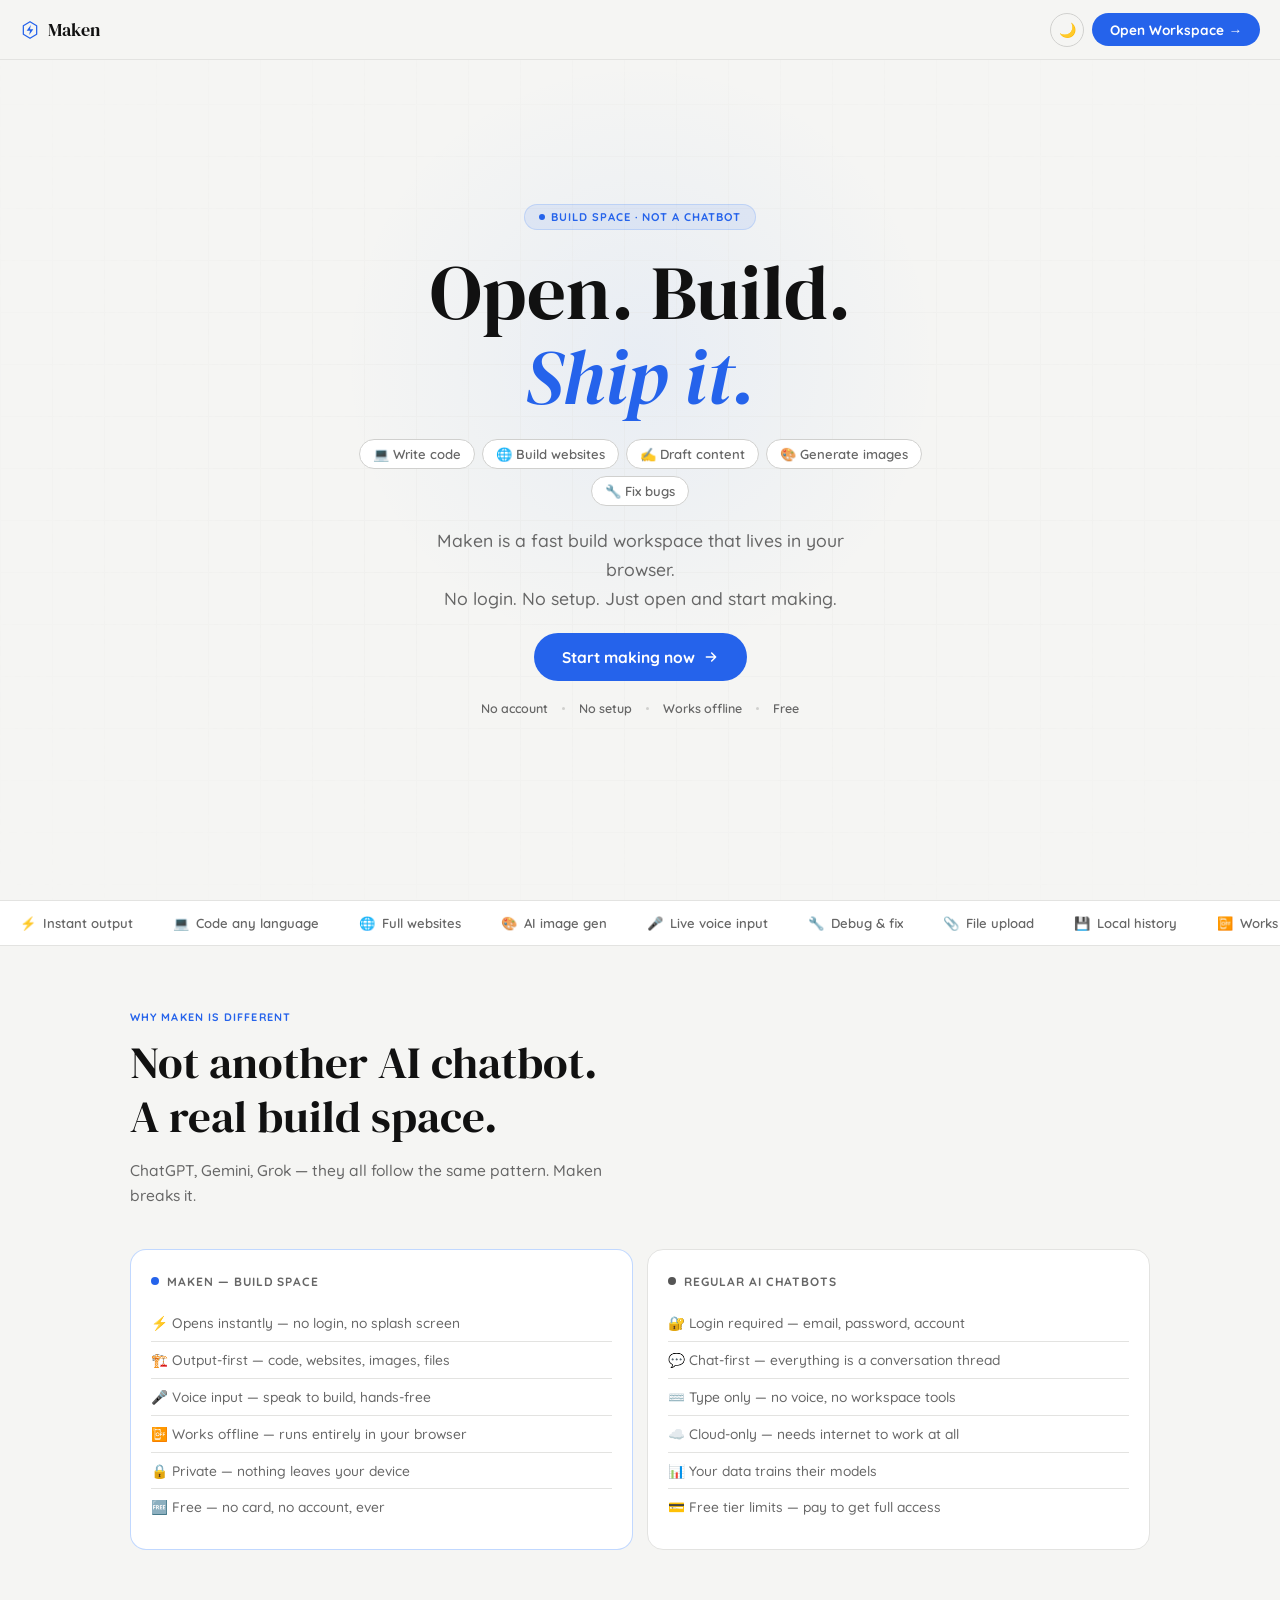
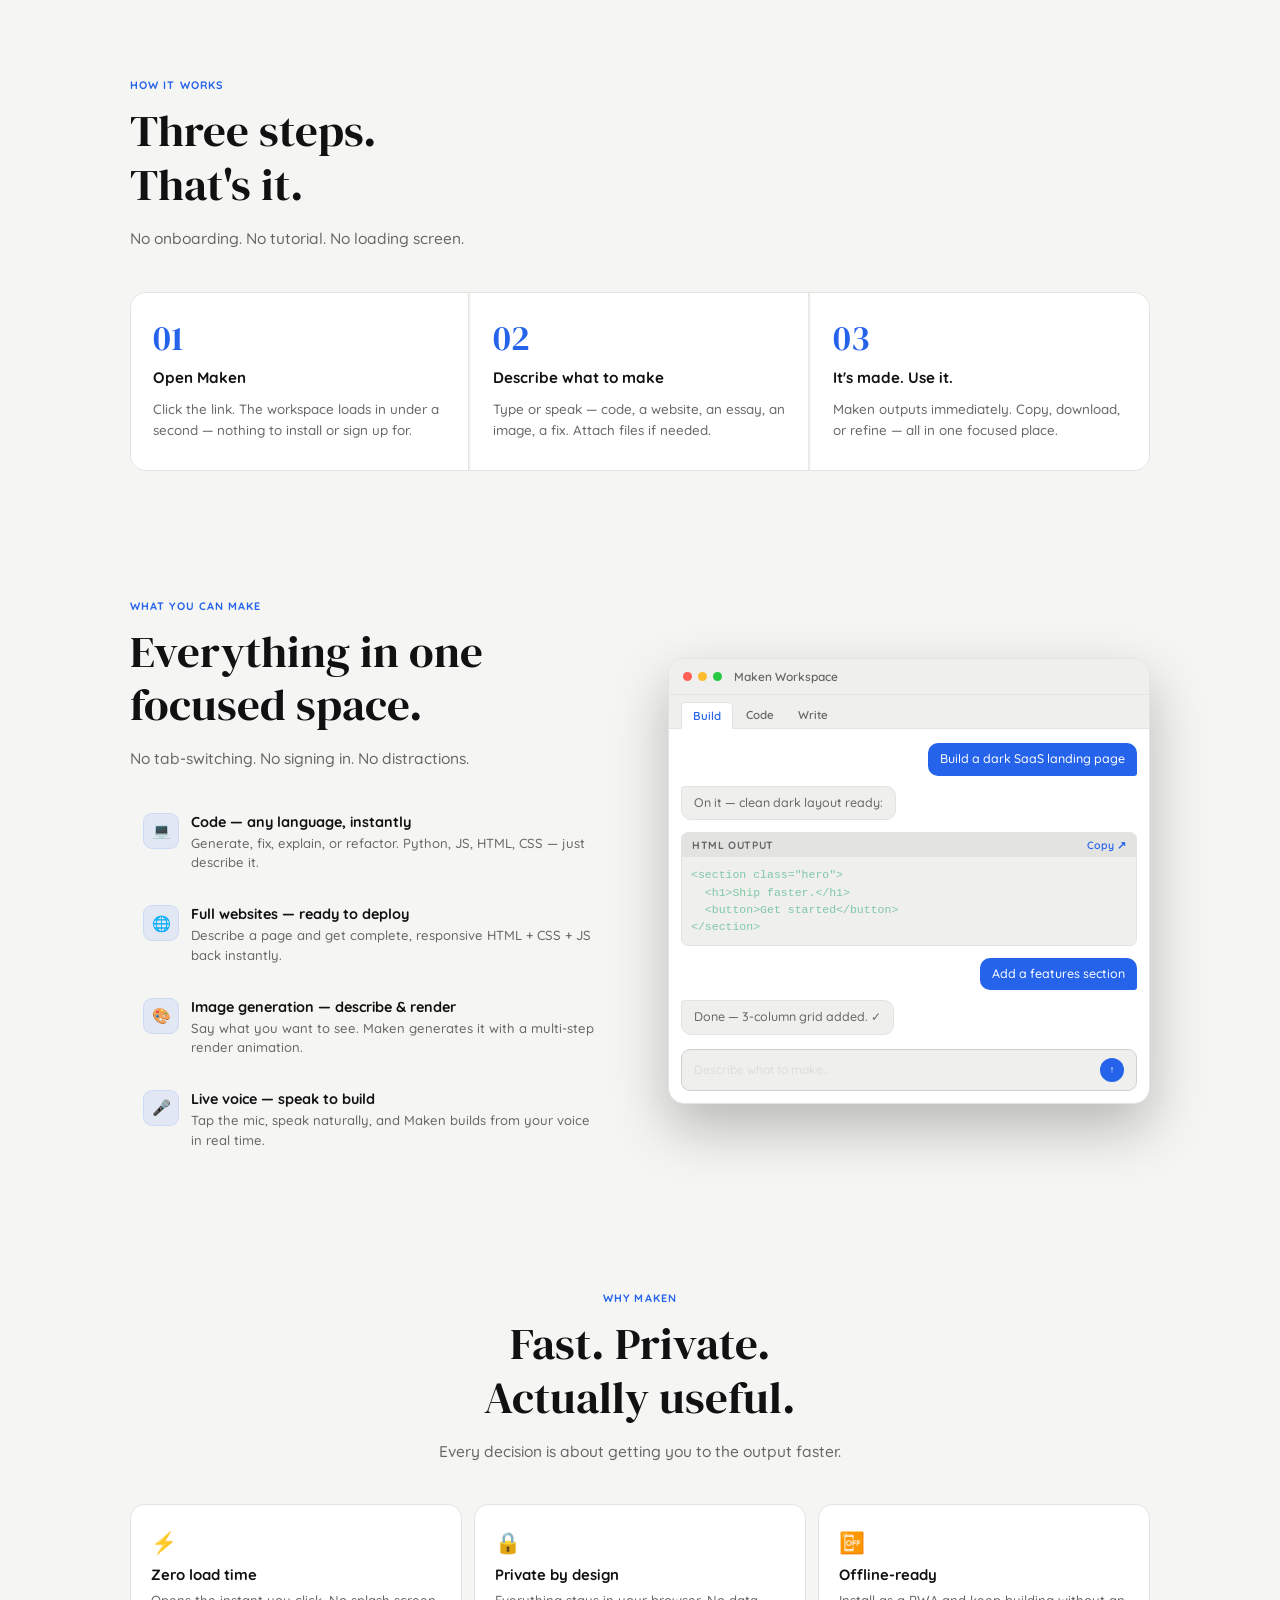
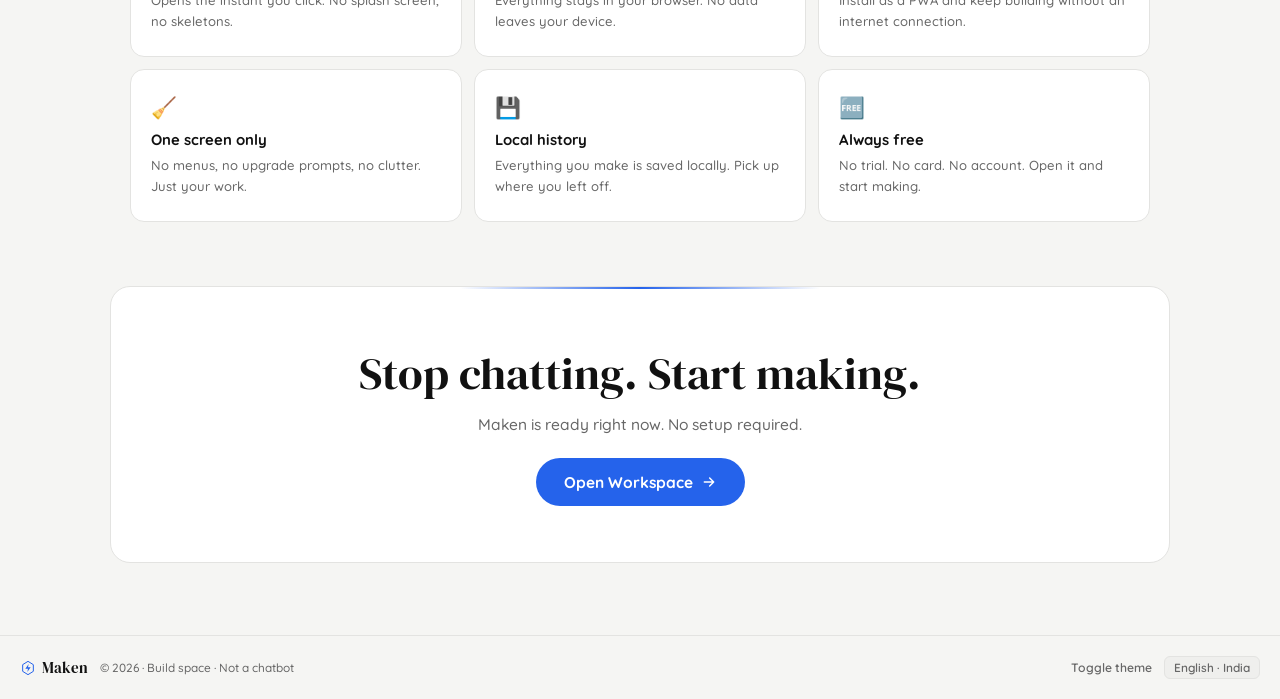
<file: index.html>
<!DOCTYPE html>
<html lang="en" data-theme="dark">
<head>
  <meta charset="UTF-8">
  <meta name="viewport" content="width=device-width, initial-scale=1.0">
  <link rel="manifest" href="manifest.json">
  <link rel="icon" type="image/svg+xml" href="favicon.svg">
  <title>Maken — Build Space</title>
  <link href="https://fonts.googleapis.com/css2?family=Quicksand:wght@400;500;600;700&family=DM+Serif+Display:ital@0;1&display=swap" rel="stylesheet">
  <script>(function(){var t=localStorage.getItem('makenTheme')||'dark';document.documentElement.setAttribute('data-theme',t);})();</script>

  <style>
  /* ═══════════════════════════════════════════
     TOKENS
  ═══════════════════════════════════════════ */
  :root,[data-theme="dark"]{
    --bg:#0b0b0b; --surface:#111; --surface2:#161616;
    --border:#1e1e1e; --border2:#2a2a2a;
    --accent:#4f8fff; --accent-dim:rgba(79,143,255,0.11); --accent-glow:rgba(79,143,255,0.22);
    --text:#e8eaf0; --text-2:#888; --text-3:#2e2e2e;
    --header-bg:rgba(11,11,11,0.82);
    --t:0.22s cubic-bezier(0.4,0,0.2,1);
  }
  [data-theme="light"]{
    --bg:#f5f5f3; --surface:#fff; --surface2:#efefed;
    --border:#e3e3e1; --border2:#d0d0ce;
    --accent:#2563eb; --accent-dim:rgba(37,99,235,0.09); --accent-glow:rgba(37,99,235,0.2);
    --text:#111; --text-2:#666; --text-3:#ddd;
    --header-bg:rgba(245,245,243,0.88);
  }

  /* ═══════════════════════════════════════════
     RESET & BASE
  ═══════════════════════════════════════════ */
  *,*::before,*::after{margin:0;padding:0;box-sizing:border-box;}
  html{scroll-behavior:smooth;}
  body{
    background:var(--bg);color:var(--text);
    font-family:'Quicksand',sans-serif;
    -webkit-font-smoothing:antialiased;
    overflow-x:hidden;
    transition:background var(--t),color var(--t);
  }
  a{text-decoration:none;color:inherit;}
  img{display:block;max-width:100%;}

  /* ═══════════════════════════════════════════
     HEADER
  ═══════════════════════════════════════════ */
  header{
    position:fixed;top:0;left:0;width:100%;height:60px;
    display:flex;align-items:center;justify-content:space-between;
    padding:0 20px;
    background:var(--header-bg);
    backdrop-filter:blur(18px);
    border-bottom:1px solid var(--border);
    z-index:900;
  }
  .logo{
    display:flex;align-items:center;gap:8px;
    font-family:'DM Serif Display',serif;
    font-size:1.15rem;font-weight:400;
    color:var(--text);cursor:pointer;
  }
  .logo svg{width:20px;height:20px;color:var(--accent);flex-shrink:0;}
  .header-right{display:flex;align-items:center;gap:8px;}
  .theme-btn{
    background:none;border:1px solid var(--border2);
    color:var(--text-2);width:34px;height:34px;border-radius:50%;
    cursor:pointer;display:flex;align-items:center;justify-content:center;
    font-size:14px;transition:all var(--t);
  }
  .theme-btn:hover{background:var(--surface2);color:var(--text);}
  .header-cta{
    background:var(--accent);color:#fff;border:none;
    padding:8px 18px;border-radius:99px;
    font-family:'Quicksand',sans-serif;font-weight:700;font-size:0.85rem;
    cursor:pointer;transition:all var(--t);white-space:nowrap;
  }
  .header-cta:hover{background:#6fa3ff;transform:translateY(-1px);}

  /* ═══════════════════════════════════════════
     HERO
  ═══════════════════════════════════════════ */
  .hero{
    min-height:100dvh;
    display:flex;flex-direction:column;
    align-items:center;justify-content:center;
    text-align:center;
    padding:80px 20px 60px;
    position:relative;overflow:hidden;
  }
  /* glow */
  .hero::before{
    content:'';position:absolute;
    top:40%;left:50%;
    width:600px;height:600px;
    transform:translate(-50%,-50%);
    background:radial-gradient(circle,rgba(79,143,255,0.08) 0%,transparent 70%);
    pointer-events:none;
  }
  /* grid */
  .hero::after{
    content:'';position:absolute;inset:0;
    background-image:
      linear-gradient(var(--border) 1px,transparent 1px),
      linear-gradient(90deg,var(--border) 1px,transparent 1px);
    background-size:52px 52px;
    mask-image:radial-gradient(ellipse 70% 70% at 50% 50%,black 20%,transparent 100%);
    opacity:0.3;pointer-events:none;
  }
  .hero-inner{
    position:relative;z-index:1;
    display:flex;flex-direction:column;
    align-items:center;gap:20px;
    width:100%;max-width:600px;
  }

  /* badge */
  .hero-badge{
    display:inline-flex;align-items:center;gap:6px;
    background:var(--accent-dim);
    border:1px solid rgba(79,143,255,0.22);
    color:var(--accent);
    padding:5px 14px;border-radius:99px;
    font-size:0.7rem;font-weight:700;
    letter-spacing:0.09em;text-transform:uppercase;
    animation:fadeUp 0.6s 0.05s both;
  }
  .badge-dot{
    width:6px;height:6px;border-radius:50%;
    background:var(--accent);
    animation:blink 2s ease infinite;
  }
  @keyframes blink{0%,100%{opacity:1;}50%{opacity:0.2;}}

  /* heading */
  .hero h1{
    font-family:'DM Serif Display',serif;
    font-size:clamp(2.4rem,8vw,4.8rem);
    font-weight:400;line-height:1.1;
    color:var(--text);
    animation:fadeUp 0.65s 0.12s both;
  }
  .hero h1 em{font-style:italic;color:var(--accent);}

  /* what you can do pills */
  .hero-pills{
    display:flex;flex-wrap:wrap;gap:7px;
    justify-content:center;
    animation:fadeUp 0.65s 0.2s both;
  }
  .hero-pill{
    display:inline-flex;align-items:center;gap:5px;
    background:var(--surface);
    border:1px solid var(--border2);
    color:var(--text-2);
    padding:6px 13px;border-radius:99px;
    font-size:0.82rem;font-weight:600;
  }

  .hero-sub{
    font-size:clamp(0.95rem,2.5vw,1.1rem);
    color:var(--text-2);line-height:1.65;
    max-width:420px;font-weight:500;
    animation:fadeUp 0.65s 0.28s both;
  }

  .hero-cta-row{
    display:flex;align-items:center;gap:10px;
    flex-wrap:wrap;justify-content:center;
    animation:fadeUp 0.65s 0.36s both;
  }
  .btn-primary{
    display:inline-flex;align-items:center;gap:8px;
    background:var(--accent);color:#fff;border:none;
    padding:14px 28px;border-radius:99px;
    font-family:'Quicksand',sans-serif;font-size:0.97rem;font-weight:700;
    cursor:pointer;transition:all var(--t);
  }
  .btn-primary:hover{background:#6fa3ff;transform:translateY(-2px);box-shadow:0 10px 28px var(--accent-glow);}
  .btn-primary svg{transition:transform var(--t);}
  .btn-primary:hover svg{transform:translateX(4px);}

  .hero-proof{
    display:flex;align-items:center;gap:14px;
    flex-wrap:wrap;justify-content:center;
    color:var(--text-2);font-size:0.78rem;font-weight:600;
    animation:fadeUp 0.65s 0.42s both;
  }
  .proof-dot{width:3px;height:3px;border-radius:50%;background:var(--border2);}

  @keyframes fadeUp{from{opacity:0;transform:translateY(16px);}to{opacity:1;transform:translateY(0);}}

  /* ═══════════════════════════════════════════
     MARQUEE STRIP
  ═══════════════════════════════════════════ */
  .strip{
    border-top:1px solid var(--border);
    border-bottom:1px solid var(--border);
    background:var(--surface);
    overflow:hidden;
  }
  .strip-track{
    display:flex;gap:40px;
    animation:marquee 24s linear infinite;
    width:max-content;padding:14px 20px;
  }
  .strip:hover .strip-track{animation-play-state:paused;}
  @keyframes marquee{from{transform:translateX(0);}to{transform:translateX(-50%);}}
  .strip-item{
    display:flex;align-items:center;gap:7px;
    font-size:0.82rem;font-weight:600;
    color:var(--text-2);white-space:nowrap;
  }
  .strip-item .si{color:var(--accent);}

  /* ═══════════════════════════════════════════
     SECTIONS SHARED
  ═══════════════════════════════════════════ */
  .section{
    padding:64px 20px;
    max-width:1060px;margin:0 auto;width:100%;
  }
  .label{
    display:block;font-size:0.68rem;font-weight:700;
    letter-spacing:0.1em;text-transform:uppercase;
    color:var(--accent);margin-bottom:12px;
  }
  .title{
    font-family:'DM Serif Display',serif;
    font-size:clamp(1.8rem,5vw,2.8rem);
    font-weight:400;line-height:1.2;
    color:var(--text);margin-bottom:14px;
  }
  .sub{
    font-size:0.97rem;color:var(--text-2);
    line-height:1.65;font-weight:500;
    max-width:480px;
  }

  /* ═══════════════════════════════════════════
     NOT A CHATBOT SECTION
  ═══════════════════════════════════════════ */
  .compare-section{text-align:left;}

  /* side-by-side on desktop, stacked on mobile */
  .compare-grid{
    display:grid;
    grid-template-columns:1fr 1fr;
    gap:14px;margin-top:40px;
  }
  .compare-card{
    background:var(--surface);
    border:1px solid var(--border);
    border-radius:16px;padding:24px 20px;
  }
  .compare-card.us{border-color:rgba(79,143,255,0.35);}
  .compare-card.them{opacity:0.5;}
  .compare-head{
    display:flex;align-items:center;gap:8px;
    font-size:0.75rem;font-weight:700;
    text-transform:uppercase;letter-spacing:0.08em;
    color:var(--text-2);margin-bottom:16px;
  }
  .cdot{width:8px;height:8px;border-radius:50%;}
  .cdot.us{background:var(--accent);}
  .cdot.them{background:#555;}
  .compare-row{
    display:flex;align-items:flex-start;gap:9px;
    padding:8px 0;border-bottom:1px solid var(--border);
    font-size:0.86rem;color:var(--text-2);font-weight:500;line-height:1.45;
  }
  .compare-row:last-child{border-bottom:none;}

  /* ═══════════════════════════════════════════
     HOW IT WORKS — 3 steps
  ═══════════════════════════════════════════ */
  .steps{
    display:grid;
    grid-template-columns:repeat(3,1fr);
    gap:2px;margin-top:40px;
    border:1px solid var(--border);
    border-radius:16px;overflow:hidden;
  }
  .step{
    background:var(--surface);padding:28px 22px;
    display:flex;flex-direction:column;gap:12px;
    transition:background var(--t);
  }
  .step:not(:last-child){border-right:1px solid var(--border);}
  .step:hover{background:var(--surface2);}
  .step-n{
    font-family:'DM Serif Display',serif;
    font-size:2.2rem;color:var(--accent);
    font-weight:400;line-height:1;
  }
  .step h4{font-size:0.95rem;font-weight:700;color:var(--text);}
  .step p{font-size:0.84rem;color:var(--text-2);line-height:1.6;font-weight:500;}

  /* ═══════════════════════════════════════════
     FEATURES + MOCK PREVIEW
  ═══════════════════════════════════════════ */
  .features-wrap{
    display:grid;grid-template-columns:1fr 1fr;
    gap:56px;align-items:center;
  }
  .feature-list{display:flex;flex-direction:column;gap:6px;margin-top:28px;}
  .feature-item{
    display:flex;align-items:flex-start;gap:12px;
    padding:12px;border-radius:10px;
    border:1px solid transparent;
    transition:all var(--t);cursor:default;
  }
  .feature-item:hover{background:var(--surface);border-color:var(--border);}
  .fi-icon{
    width:36px;height:36px;
    background:var(--accent-dim);
    border:1px solid rgba(79,143,255,0.15);
    border-radius:9px;
    display:flex;align-items:center;justify-content:center;
    font-size:0.95rem;flex-shrink:0;
    transition:transform var(--t);
  }
  .feature-item:hover .fi-icon{transform:scale(1.1);}
  .fi-text h5{font-size:0.9rem;font-weight:700;color:var(--text);margin-bottom:3px;}
  .fi-text p{font-size:0.82rem;color:var(--text-2);line-height:1.5;font-weight:500;}

  /* mock workspace preview */
  .mock{
    background:var(--surface);border:1px solid var(--border);
    border-radius:16px;overflow:hidden;
    box-shadow:0 24px 56px rgba(0,0,0,0.25);
  }
  .mock-bar{
    background:var(--surface2);border-bottom:1px solid var(--border);
    padding:10px 14px;display:flex;align-items:center;gap:6px;
  }
  .md{width:9px;height:9px;border-radius:50%;}
  .md.r{background:#ff5f57;}.md.y{background:#febc2e;}.md.g{background:#28c840;}
  .mock-bar-title{margin-left:6px;font-size:0.74rem;font-weight:600;color:var(--text-2);}
  .mock-tabs{
    display:flex;gap:2px;padding:7px 12px 0;
    background:var(--surface2);border-bottom:1px solid var(--border);
  }
  .mt{padding:5px 11px;border-radius:5px 5px 0 0;font-size:0.72rem;font-weight:600;color:var(--text-2);}
  .mt.active{background:var(--surface);color:var(--accent);border:1px solid var(--border);border-bottom:1px solid var(--surface);margin-bottom:-1px;}
  .mock-body{padding:14px 12px;display:flex;flex-direction:column;gap:10px;}
  .mm{display:flex;gap:8px;}
  .mm.u{justify-content:flex-end;}
  .mb{padding:7px 12px;border-radius:10px;font-size:0.78rem;line-height:1.5;font-weight:500;max-width:84%;}
  .mb.ai{background:var(--surface2);border:1px solid var(--border);color:var(--text-2);border-radius:3px 10px 10px 10px;}
  .mb.u{background:var(--accent);color:#fff;border-radius:10px 10px 3px 10px;}
  .mock-out{
    margin:2px 0;background:var(--surface2);
    border:1px solid var(--border);border-radius:7px;overflow:hidden;
  }
  .mob{background:var(--border);padding:5px 10px;display:flex;justify-content:space-between;}
  .mol{font-size:0.66rem;font-weight:700;text-transform:uppercase;letter-spacing:0.06em;color:var(--text-2);}
  .moc{font-size:0.66rem;color:var(--accent);font-weight:600;}
  .mcd{padding:9px;font-family:'Courier New',monospace;font-size:0.72rem;color:#7ec8a4;line-height:1.5;}
  .mock-input{
    margin:0 12px 12px;background:var(--surface2);
    border:1px solid var(--border2);border-radius:9px;
    padding:8px 12px;display:flex;align-items:center;justify-content:space-between;
  }
  .mip{font-size:0.76rem;color:var(--text-3);font-weight:500;}
  .mis{
    width:24px;height:24px;background:var(--accent);border-radius:50%;
    display:flex;align-items:center;justify-content:center;color:#fff;font-size:10px;
  }

  /* ═══════════════════════════════════════════
     WHY GRID
  ═══════════════════════════════════════════ */
  .why-section{text-align:center;}
  .why-section .title,.why-section .sub{margin-left:auto;margin-right:auto;}
  .why-grid{
    display:grid;grid-template-columns:repeat(3,1fr);
    gap:12px;margin-top:40px;
  }
  .why-card{
    background:var(--surface);border:1px solid var(--border);
    border-radius:14px;padding:24px 20px;text-align:left;
    transition:all var(--t);cursor:default;
  }
  .why-card:hover{border-color:var(--border2);transform:translateY(-2px);box-shadow:0 10px 28px rgba(0,0,0,0.1);}
  .wi{font-size:1.3rem;margin-bottom:10px;}
  .why-card h4{font-size:0.93rem;font-weight:700;color:var(--text);margin-bottom:6px;}
  .why-card p{font-size:0.82rem;color:var(--text-2);line-height:1.6;font-weight:500;}

  /* ═══════════════════════════════════════════
     CTA BANNER
  ═══════════════════════════════════════════ */
  .cta-wrap{padding:0 20px 72px;}
  .cta-banner{
    max-width:1060px;margin:0 auto;
    background:var(--surface);border:1px solid var(--border);
    border-radius:20px;
    padding:56px 28px;
    text-align:center;position:relative;overflow:hidden;
  }
  .cta-banner::before{
    content:'';position:absolute;top:0;left:50%;
    width:360px;height:2px;transform:translateX(-50%);
    background:linear-gradient(90deg,transparent,var(--accent),transparent);
  }
  .cta-banner h2{
    font-family:'DM Serif Display',serif;
    font-size:clamp(1.7rem,5vw,2.8rem);
    font-weight:400;color:var(--text);margin-bottom:10px;
  }
  .cta-banner p{font-size:0.97rem;color:var(--text-2);margin-bottom:24px;font-weight:500;}

  /* ═══════════════════════════════════════════
     FOOTER
  ═══════════════════════════════════════════ */
  footer{
    border-top:1px solid var(--border);
    padding:20px;
    display:flex;align-items:center;justify-content:space-between;
    flex-wrap:wrap;gap:12px;
  }
  .footer-left{display:flex;align-items:center;gap:12px;flex-wrap:wrap;}
  .footer-logo{
    display:flex;align-items:center;gap:6px;
    font-family:'DM Serif Display',serif;font-size:0.95rem;
    font-weight:400;color:var(--text);
  }
  .footer-logo svg{width:16px;height:16px;color:var(--accent);}
  .footer-copy{font-size:0.74rem;color:var(--text-2);font-weight:500;}
  .footer-right{display:flex;align-items:center;gap:12px;}
  .footer-link{font-size:0.76rem;color:var(--text-2);font-weight:600;cursor:pointer;transition:color var(--t);}
  .footer-link:hover{color:var(--text);}
  .lang-tag{
    font-size:0.74rem;color:var(--text-2);font-weight:600;
    background:var(--surface2);border:1px solid var(--border);
    padding:3px 9px;border-radius:6px;
  }

  /* ═══════════════════════════════════════════
     SCROLL REVEAL
  ═══════════════════════════════════════════ */
  .reveal{opacity:0;transform:translateY(18px);transition:opacity 0.5s ease,transform 0.5s ease;}
  .reveal.visible{opacity:1;transform:translateY(0);}

  /* ═══════════════════════════════════════════
     MOBILE — PRIMARY BREAKPOINT
  ═══════════════════════════════════════════ */
  @media(max-width:768px){

    /* header */
    header{padding:0 16px;}
    .logo{font-size:1.05rem;}

    /* hero — stack everything cleanly */
    .hero{padding:72px 20px 48px;}
    .hero h1{font-size:clamp(2rem,9vw,3rem);}
    .hero-pills{gap:5px;}
    .hero-pill{font-size:0.76rem;padding:5px 11px;}
    .hero-sub{font-size:0.93rem;}
    .hero-cta-row{flex-direction:column;gap:8px;width:100%;}
    .btn-primary{width:100%;justify-content:center;padding:14px 20px;}
    .hero-proof{gap:10px;font-size:0.74rem;}

    /* sections */
    .section{padding:48px 20px;}
    .title{font-size:clamp(1.6rem,6vw,2.2rem);}

    /* compare — stack vertically */
    .compare-grid{grid-template-columns:1fr;gap:10px;}
    .compare-card.them{display:none;} /* hide "chatbots" card on small screens, show only Maken */

    /* steps — single column */
    .steps{grid-template-columns:1fr;}
    .step:not(:last-child){border-right:none;border-bottom:1px solid var(--border);}

    /* features — stack */
    .features-wrap{grid-template-columns:1fr;gap:32px;}
    .mock{order:-1;}

    /* why grid — 2 cols then 1 */
    .why-grid{grid-template-columns:1fr 1fr;gap:8px;}

    /* cta */
    .cta-wrap{padding:0 16px 56px;}
    .cta-banner{padding:40px 20px;}

    /* footer */
    footer{flex-direction:column;align-items:flex-start;}
    .footer-right{width:100%;justify-content:space-between;}
  }

  @media(max-width:480px){
    .why-grid{grid-template-columns:1fr;}
    .hero h1{font-size:2rem;}
  }

  /* ═══════════════════════════════════════════
     SCROLLBAR
  ═══════════════════════════════════════════ */
  ::-webkit-scrollbar{width:4px;}
  ::-webkit-scrollbar-track{background:transparent;}
  ::-webkit-scrollbar-thumb{background:var(--border2);border-radius:99px;}
  </style>
</head>
<body>

<!-- ═══ HEADER ═══ -->
<header>
  <div class="logo" id="logoToggle">
    <svg viewBox="0 0 24 24" fill="none">
      <path d="M12 2L20 7V17L12 22L4 17V7L12 2Z" stroke="currentColor" stroke-width="1.5" stroke-linejoin="round"/>
      <path d="M13 6L8 13H12L11 18L16 11H12L13 6Z" fill="currentColor"/>
    </svg>
    Maken
  </div>
  <div class="header-right">
    <button class="theme-btn" id="themeBtn" title="Toggle theme">🌙</button>
    <a href="dashboard.html"><button class="header-cta">Open Workspace →</button></a>
  </div>
</header>

<!-- ═══ HERO ═══ -->
<div class="hero">
  <div class="hero-inner">

    <div class="hero-badge">
      <span class="badge-dot"></span>
      Build Space · Not a chatbot
    </div>

    <h1>Open. Build.<br><em>Ship it.</em></h1>

    <!-- what you can actually DO here -->
    <div class="hero-pills">
      <span class="hero-pill">💻 Write code</span>
      <span class="hero-pill">🌐 Build websites</span>
      <span class="hero-pill">✍️ Draft content</span>
      <span class="hero-pill">🎨 Generate images</span>
      <span class="hero-pill">🔧 Fix bugs</span>
    </div>

    <p class="hero-sub">
      Maken is a fast build workspace that lives in your browser.<br>
      No login. No setup. Just open and start making.
    </p>

    <div class="hero-cta-row">
      <a href="dashboard.html" style="width:100%;max-width:280px;">
        <button class="btn-primary" style="width:100%;justify-content:center;">
          Start making now
          <svg viewBox="0 0 24 24" width="16" height="16" fill="none">
            <path d="M5 12h14M13 6l6 6-6 6" stroke="currentColor" stroke-width="2.2" stroke-linecap="round" stroke-linejoin="round"/>
          </svg>
        </button>
      </a>
    </div>

    <div class="hero-proof">
      <span>No account</span>
      <span class="proof-dot"></span>
      <span>No setup</span>
      <span class="proof-dot"></span>
      <span>Works offline</span>
      <span class="proof-dot"></span>
      <span>Free</span>
    </div>

  </div>
</div>

<!-- ═══ STRIP ═══ -->
<div class="strip">
  <div class="strip-track">
    <div class="strip-item"><span class="si">⚡</span>Instant output</div>
    <div class="strip-item"><span class="si">💻</span>Code any language</div>
    <div class="strip-item"><span class="si">🌐</span>Full websites</div>
    <div class="strip-item"><span class="si">🎨</span>AI image gen</div>
    <div class="strip-item"><span class="si">🎤</span>Live voice input</div>
    <div class="strip-item"><span class="si">🔧</span>Debug & fix</div>
    <div class="strip-item"><span class="si">📎</span>File upload</div>
    <div class="strip-item"><span class="si">💾</span>Local history</div>
    <div class="strip-item"><span class="si">📴</span>Works offline</div>
    <div class="strip-item"><span class="si">🔒</span>Private</div>
    <!-- duplicate for seamless loop -->
    <div class="strip-item"><span class="si">⚡</span>Instant output</div>
    <div class="strip-item"><span class="si">💻</span>Code any language</div>
    <div class="strip-item"><span class="si">🌐</span>Full websites</div>
    <div class="strip-item"><span class="si">🎨</span>AI image gen</div>
    <div class="strip-item"><span class="si">🎤</span>Live voice input</div>
    <div class="strip-item"><span class="si">🔧</span>Debug & fix</div>
    <div class="strip-item"><span class="si">📎</span>File upload</div>
    <div class="strip-item"><span class="si">💾</span>Local history</div>
    <div class="strip-item"><span class="si">📴</span>Works offline</div>
    <div class="strip-item"><span class="si">🔒</span>Private</div>
  </div>
</div>

<!-- ═══ NOT A CHATBOT ═══ -->
<div class="section compare-section" id="different">
  <span class="label reveal">Why Maken is different</span>
  <h2 class="title reveal">Not another AI chatbot.<br>A real build space.</h2>
  <p class="sub reveal">ChatGPT, Gemini, Grok — they all follow the same pattern. Maken breaks it.</p>

  <div class="compare-grid">
    <!-- Maken -->
    <div class="compare-card us reveal">
      <div class="compare-head"><span class="cdot us"></span>Maken — build space</div>
      <div class="compare-row">⚡ Opens instantly — no login, no splash screen</div>
      <div class="compare-row">🏗️ Output-first — code, websites, images, files</div>
      <div class="compare-row">🎤 Voice input — speak to build, hands-free</div>
      <div class="compare-row">📴 Works offline — runs entirely in your browser</div>
      <div class="compare-row">🔒 Private — nothing leaves your device</div>
      <div class="compare-row">🆓 Free — no card, no account, ever</div>
    </div>
    <!-- Chatbots -->
    <div class="compare-card them reveal">
      <div class="compare-head"><span class="cdot them"></span>Regular AI chatbots</div>
      <div class="compare-row">🔐 Login required — email, password, account</div>
      <div class="compare-row">💬 Chat-first — everything is a conversation thread</div>
      <div class="compare-row">⌨️ Type only — no voice, no workspace tools</div>
      <div class="compare-row">☁️ Cloud-only — needs internet to work at all</div>
      <div class="compare-row">📊 Your data trains their models</div>
      <div class="compare-row">💳 Free tier limits — pay to get full access</div>
    </div>
  </div>
</div>

<!-- ═══ HOW IT WORKS ═══ -->
<div class="section">
  <span class="label reveal">How it works</span>
  <h2 class="title reveal">Three steps.<br>That's it.</h2>
  <p class="sub reveal">No onboarding. No tutorial. No loading screen.</p>

  <div class="steps reveal">
    <div class="step">
      <div class="step-n">01</div>
      <h4>Open Maken</h4>
      <p>Click the link. The workspace loads in under a second — nothing to install or sign up for.</p>
    </div>
    <div class="step">
      <div class="step-n">02</div>
      <h4>Describe what to make</h4>
      <p>Type or speak — code, a website, an essay, an image, a fix. Attach files if needed.</p>
    </div>
    <div class="step">
      <div class="step-n">03</div>
      <h4>It's made. Use it.</h4>
      <p>Maken outputs immediately. Copy, download, or refine — all in one focused place.</p>
    </div>
  </div>
</div>

<!-- ═══ FEATURES + MOCK ═══ -->
<div class="section">
  <div class="features-wrap">
    <div>
      <span class="label reveal">What you can make</span>
      <h2 class="title reveal">Everything in one<br>focused space.</h2>
      <p class="sub reveal">No tab-switching. No signing in. No distractions.</p>

      <div class="feature-list">
        <div class="feature-item reveal">
          <div class="fi-icon">💻</div>
          <div class="fi-text">
            <h5>Code — any language, instantly</h5>
            <p>Generate, fix, explain, or refactor. Python, JS, HTML, CSS — just describe it.</p>
          </div>
        </div>
        <div class="feature-item reveal">
          <div class="fi-icon">🌐</div>
          <div class="fi-text">
            <h5>Full websites — ready to deploy</h5>
            <p>Describe a page and get complete, responsive HTML + CSS + JS back instantly.</p>
          </div>
        </div>
        <div class="feature-item reveal">
          <div class="fi-icon">🎨</div>
          <div class="fi-text">
            <h5>Image generation — describe & render</h5>
            <p>Say what you want to see. Maken generates it with a multi-step render animation.</p>
          </div>
        </div>
        <div class="feature-item reveal">
          <div class="fi-icon">🎤</div>
          <div class="fi-text">
            <h5>Live voice — speak to build</h5>
            <p>Tap the mic, speak naturally, and Maken builds from your voice in real time.</p>
          </div>
        </div>
      </div>
    </div>

    <!-- mock workspace -->
    <div class="mock reveal">
      <div class="mock-bar">
        <div class="md r"></div><div class="md y"></div><div class="md g"></div>
        <span class="mock-bar-title">Maken Workspace</span>
      </div>
      <div class="mock-tabs">
        <div class="mt active">Build</div>
        <div class="mt">Code</div>
        <div class="mt">Write</div>
      </div>
      <div class="mock-body">
        <div class="mm u"><div class="mb u">Build a dark SaaS landing page</div></div>
        <div class="mm"><div class="mb ai">On it — clean dark layout ready:</div></div>
        <div class="mock-out">
          <div class="mob"><span class="mol">HTML output</span><span class="moc">Copy ↗</span></div>
          <div class="mcd">&lt;section class="hero"&gt;<br>&nbsp;&nbsp;&lt;h1&gt;Ship faster.&lt;/h1&gt;<br>&nbsp;&nbsp;&lt;button&gt;Get started&lt;/button&gt;<br>&lt;/section&gt;</div>
        </div>
        <div class="mm u"><div class="mb u">Add a features section</div></div>
        <div class="mm"><div class="mb ai">Done — 3-column grid added. ✓</div></div>
      </div>
      <div class="mock-input">
        <span class="mip">Describe what to make…</span>
        <div class="mis">↑</div>
      </div>
    </div>
  </div>
</div>

<!-- ═══ WHY MAKEN ═══ -->
<div class="section">
  <div class="why-section">
    <span class="label reveal">Why Maken</span>
    <h2 class="title reveal">Fast. Private.<br>Actually useful.</h2>
    <p class="sub reveal">Every decision is about getting you to the output faster.</p>
    <div class="why-grid">
      <div class="why-card reveal"><div class="wi">⚡</div><h4>Zero load time</h4><p>Opens the instant you click. No splash screen, no skeletons.</p></div>
      <div class="why-card reveal"><div class="wi">🔒</div><h4>Private by design</h4><p>Everything stays in your browser. No data leaves your device.</p></div>
      <div class="why-card reveal"><div class="wi">📴</div><h4>Offline-ready</h4><p>Install as a PWA and keep building without an internet connection.</p></div>
      <div class="why-card reveal"><div class="wi">🧹</div><h4>One screen only</h4><p>No menus, no upgrade prompts, no clutter. Just your work.</p></div>
      <div class="why-card reveal"><div class="wi">💾</div><h4>Local history</h4><p>Everything you make is saved locally. Pick up where you left off.</p></div>
      <div class="why-card reveal"><div class="wi">🆓</div><h4>Always free</h4><p>No trial. No card. No account. Open it and start making.</p></div>
    </div>
  </div>
</div>

<!-- ═══ CTA ═══ -->
<div class="cta-wrap">
  <div class="cta-banner reveal">
    <h2>Stop chatting. Start making.</h2>
    <p>Maken is ready right now. No setup required.</p>
    <a href="dashboard.html">
      <button class="btn-primary" style="margin:0 auto;">
        Open Workspace
        <svg viewBox="0 0 24 24" width="16" height="16" fill="none">
          <path d="M5 12h14M13 6l6 6-6 6" stroke="currentColor" stroke-width="2.2" stroke-linecap="round" stroke-linejoin="round"/>
        </svg>
      </button>
    </a>
  </div>
</div>

<!-- ═══ FOOTER ═══ -->
<footer>
  <div class="footer-left">
    <div class="footer-logo">
      <svg viewBox="0 0 24 24" fill="none">
        <path d="M12 2L20 7V17L12 22L4 17V7L12 2Z" stroke="currentColor" stroke-width="1.5" stroke-linejoin="round"/>
        <path d="M13 6L8 13H12L11 18L16 11H12L13 6Z" fill="currentColor"/>
      </svg>
      Maken
    </div>
    <span class="footer-copy">© 2026 · Build space · Not a chatbot</span>
  </div>
  <div class="footer-right">
    <span class="footer-link" id="footerTheme">Toggle theme</span>
    <span class="lang-tag">English · India</span>
  </div>
</footer>

<script>
  // theme
  const html = document.documentElement;
  const themeBtn = document.getElementById("themeBtn");
  function setTheme(t) {
    html.setAttribute("data-theme", t);
    localStorage.setItem("makenTheme", t);
    themeBtn.textContent = t === "dark" ? "☀️" : "🌙";
  }
  const saved = localStorage.getItem("makenTheme") ||
    (window.matchMedia("(prefers-color-scheme: dark)").matches ? "dark" : "light");
  setTheme(saved);
  const toggle = () => setTheme(html.getAttribute("data-theme") === "dark" ? "light" : "dark");
  themeBtn.addEventListener("click", toggle);
  document.getElementById("footerTheme").addEventListener("click", toggle);
  document.getElementById("logoToggle").addEventListener("click", toggle);

  // scroll reveal with stagger
  const io = new IntersectionObserver((entries) => {
    entries.forEach(e => {
      if (!e.isIntersecting) return;
      const sibs = [...e.target.parentElement.querySelectorAll(".reveal:not(.visible)")];
      setTimeout(() => e.target.classList.add("visible"), sibs.indexOf(e.target) * 60);
      io.unobserve(e.target);
    });
  }, { threshold: 0.08, rootMargin: "0px 0px -32px 0px" });
  document.querySelectorAll(".reveal").forEach(el => io.observe(el));

  // service worker
  if ("serviceWorker" in navigator)
    window.addEventListener("load", () => navigator.serviceWorker.register("service-worker.js").catch(() => {}));
</script>
</body>
</html>
</file>
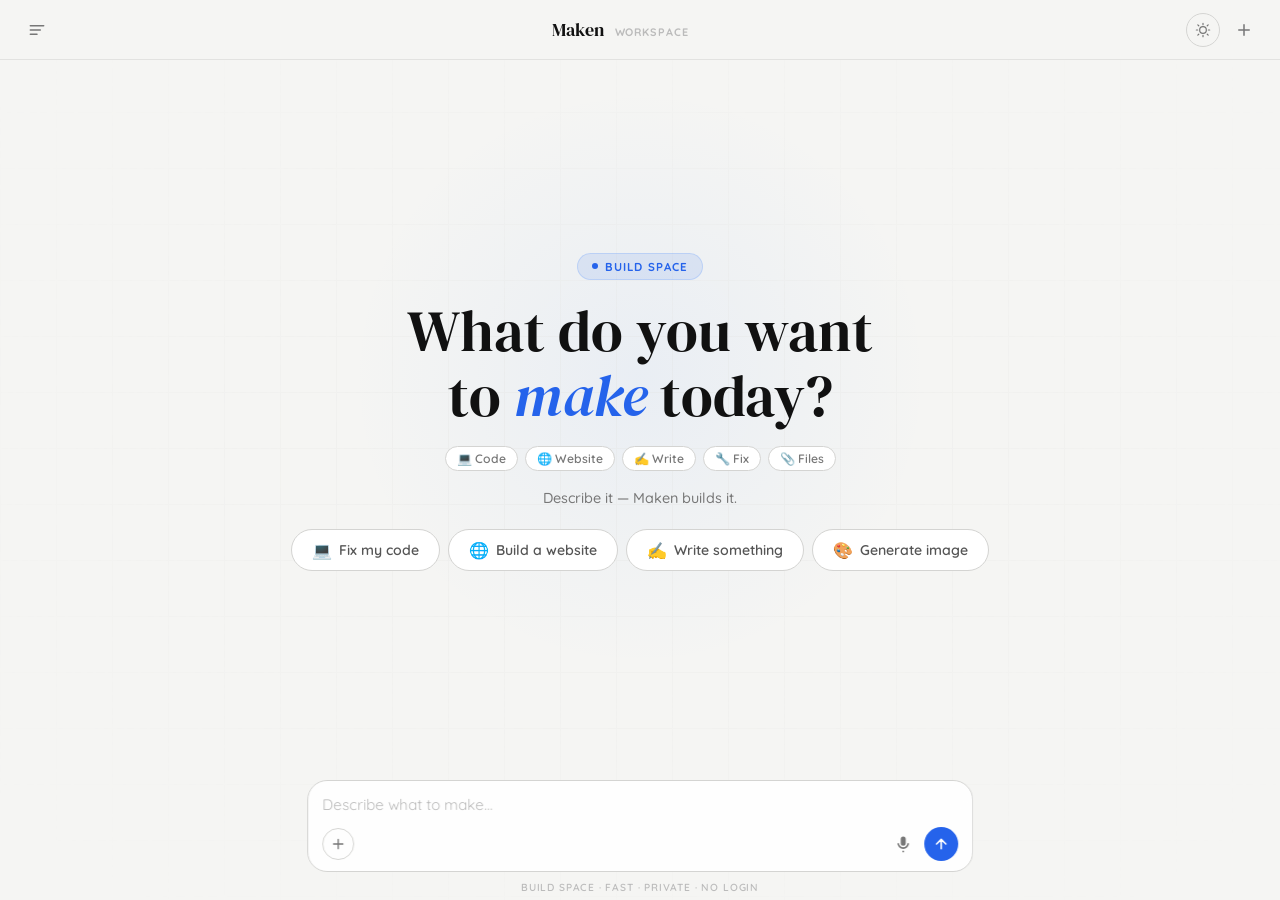
<file: dashboard.html>
<!DOCTYPE html>
<html lang="en" data-theme="dark">
<head>
  <meta charset="UTF-8">
  <link rel="icon" type="image/svg+xml" href="favicon.svg">
  <link rel="manifest" href="manifest.json">
  <meta name="viewport" content="width=device-width, initial-scale=1.0">
  <title>Maken — Workspace</title>
  <link href="https://fonts.googleapis.com/css2?family=Quicksand:wght@400;500;600;700&family=DM+Serif+Display:ital@0;1&display=swap" rel="stylesheet">
  <link href="style.css" rel="stylesheet">
  <script>(function(){var t=localStorage.getItem('makenTheme')||'dark';document.documentElement.setAttribute('data-theme',t);})();</script>

  <style>
    /* ── Hero: full viewport, workspace atmosphere ── */
    .hero{
      margin-top:0;min-height:100dvh;
      display:flex;align-items:center;justify-content:center;
      padding:calc(var(--header-h) + 24px) 24px 160px;
      position:relative;overflow:hidden;
    }
    .hero::before{
      content:'';position:absolute;top:42%;left:50%;
      width:600px;height:600px;transform:translate(-50%,-50%);
      background:radial-gradient(circle,rgba(79,143,255,0.07) 0%,transparent 68%);
      pointer-events:none;
    }
    .hero::after{
      content:'';position:absolute;inset:0;
      background-image:linear-gradient(var(--border) 1px,transparent 1px),linear-gradient(90deg,var(--border) 1px,transparent 1px);
      background-size:56px 56px;
      mask-image:radial-gradient(ellipse 65% 65% at 50% 50%,black 20%,transparent 100%);
      opacity:0.28;pointer-events:none;
    }
    .hero-inner{position:relative;z-index:1;display:flex;flex-direction:column;align-items:center;gap:18px;text-align:center;}

    .hero-badge{
      display:inline-flex;align-items:center;gap:7px;
      background:var(--accent-soft);border:1px solid rgba(79,143,255,0.22);
      color:var(--accent);padding:5px 14px;border-radius:99px;
      font-size:0.72rem;font-weight:700;letter-spacing:0.09em;text-transform:uppercase;
      animation:heroIn 0.6s 0.05s both;
    }
    .badge-dot{width:6px;height:6px;border-radius:50%;background:var(--accent);animation:blink 2.2s ease infinite;}
    @keyframes blink{0%,100%{opacity:1;}50%{opacity:0.2;}}

    .hero h1{
      font-family:'DM Serif Display',serif;
      font-size:clamp(2rem,6vw,3.6rem);font-weight:400;line-height:1.13;
      color:var(--text);max-width:580px;margin-bottom:0;
      animation:heroIn 0.65s 0.13s both;
    }
    .hero h1 em{font-style:italic;color:var(--accent);}

    /* workspace action pills under heading */
    .hero-actions-mini{
      display:flex;flex-wrap:wrap;gap:7px;justify-content:center;
      animation:heroIn 0.65s 0.2s both;
    }
    .action-pill{
      font-size:0.76rem;font-weight:600;color:var(--text-muted);
      background:var(--surface);border:1px solid var(--border-light);
      padding:4px 11px;border-radius:99px;
    }

    .subtext{font-size:0.9rem;color:var(--text-muted);font-weight:500;animation:heroIn 0.65s 0.26s both;}

    .suggestions{display:flex;flex-wrap:wrap;gap:8px;justify-content:center;margin-top:4px;animation:heroIn 0.65s 0.32s both;}
    .suggestions button{
      display:flex;align-items:center;gap:7px;
      background:var(--surface);border:1px solid var(--border-light);
      color:var(--text-muted);padding:10px 20px;border-radius:99px;
      font-family:'Quicksand',sans-serif;font-size:0.88rem;font-weight:600;
      cursor:pointer;transition:all var(--transition);
    }
    .suggestions button:hover{
      background:var(--surface2);border-color:var(--accent);
      color:var(--text);transform:translateY(-2px);
      box-shadow:0 6px 18px rgba(79,143,255,0.18);
    }
    [data-theme="light"] .suggestions button{color:#555;}
    [data-theme="light"] .suggestions button:hover{color:#111;}
    .chip-icon{font-size:1rem;}

    /* ── Header serif brand ── */
    .header h4{
      font-family:'DM Serif Display',serif;
      font-size:1.15rem;font-weight:400;color:var(--text);letter-spacing:0;
    }
    .header h4 .grey{
      font-family:'Quicksand',sans-serif;font-size:0.68rem;font-weight:700;
      letter-spacing:0.08em;text-transform:uppercase;color:var(--text-dim);
      vertical-align:middle;margin-left:7px;
    }

    /* ── AI avatar row ── */
    .ai-row{display:flex;align-items:flex-start;gap:12px;animation:msgIn 0.35s ease both;max-width:96%;align-self:flex-start;}
    .ai-avatar{
      width:30px;height:30px;min-width:30px;
      background:var(--accent-soft);border:1px solid rgba(79,143,255,0.2);
      border-radius:9px;display:flex;align-items:center;justify-content:center;
      color:var(--accent);margin-top:1px;
    }
    .ai-avatar svg{width:15px;height:15px;}
    .ai-content{flex:1;font-size:0.95rem;line-height:1.7;color:var(--text);word-break:break-word;text-align:left;}
    .ai-row .ai-message{background:none!important;border:none!important;padding:0!important;margin:0!important;max-width:100%!important;animation:none!important;}

    /* ── Response label ── */
    .bravexa-intro{font-size:0.78rem;font-weight:700;letter-spacing:0.07em;text-transform:uppercase;color:var(--accent);margin-bottom:12px;}
    .bravexa-divider{border:none;height:1px;background:var(--border);margin:14px 0;}
    .bravexa-body h2{font-family:'DM Serif Display',serif;font-size:1.05rem;font-weight:400;margin-bottom:10px;display:flex;align-items:center;gap:8px;}
    .bravexa-outro{font-size:0.82rem;color:var(--text-muted);font-style:italic;margin-top:12px;}

    /* ── Input frosted ── */
    .input-box{background:rgba(17,17,17,0.88);backdrop-filter:blur(14px);}
    [data-theme="light"] .input-box{background:rgba(255,255,255,0.9);}

    /* ── Footer ── */
    .footer{font-size:0.64rem;letter-spacing:0.08em;text-transform:uppercase;color:var(--text-dim);background:transparent;}

    /* ── Theme toggle btn ── */
    .theme-toggle-btn{
      background:none;border:1px solid var(--border-light);color:var(--text-muted);
      width:34px;height:34px;border-radius:50%;display:flex;align-items:center;justify-content:center;
      cursor:pointer;transition:all var(--transition);flex-shrink:0;
    }
    .theme-toggle-btn:hover{background:var(--surface2);border-color:var(--text-muted);color:var(--text);transform:rotate(14deg) scale(1.08);}
    [data-theme="dark"]  .icon-sun{display:none;}
    [data-theme="dark"]  .icon-moon{display:block;}
    [data-theme="light"] .icon-moon{display:none;}
    [data-theme="light"] .icon-sun{display:block;}

    /* ── Scroll pill ── */
    .scroll-btn{
      position:fixed;bottom:105px;left:50%;
      transform:translateX(-50%) translateY(8px);
      background:var(--surface);border:1px solid var(--border-light);
      color:var(--text-muted);padding:6px 14px;border-radius:99px;
      font-family:'Quicksand',sans-serif;font-size:0.78rem;font-weight:600;
      display:flex;align-items:center;gap:6px;cursor:pointer;
      opacity:0;pointer-events:none;transition:all var(--transition);z-index:650;
    }
    .scroll-btn.visible{opacity:1;pointer-events:auto;transform:translateX(-50%) translateY(0);}
    .scroll-btn:hover{background:var(--surface2);color:var(--text);box-shadow:0 4px 16px rgba(0,0,0,0.25);}

    /* ── Sidebar brand color fix ── */
    [data-theme="light"] .sidebar-brand{color:#111;}
    [data-theme="light"] .history-item{color:#555;}
    [data-theme="light"] .code-content{color:#24292f;}

    @media(max-width:768px){
      .hero h1{font-size:clamp(1.7rem,7vw,2.4rem);}
      .hero{padding-bottom:180px;}
      .ai-row{max-width:100%;}
      .hero-actions-mini{gap:5px;}
    }

    /* ══ V3: LIVE VOICE MODAL ══ */
    .voice-modal {
      display: none;
      position: fixed;
      inset: 0;
      background: rgba(0,0,0,0.85);
      backdrop-filter: blur(12px);
      z-index: 9000;
      align-items: center;
      justify-content: center;
      flex-direction: column;
      gap: 28px;
      animation: voiceFadeIn 0.25s ease;
    }
    .voice-modal.active { display:flex; }
    @keyframes voiceFadeIn { from{opacity:0;} to{opacity:1;} }

    .voice-modal-inner {
      display: flex;
      flex-direction: column;
      align-items: center;
      gap: 24px;
    }

    .voice-orb {
      width: 110px; height: 110px;
      border-radius: 50%;
      background: radial-gradient(circle at 40% 35%, #6fa3ff, #2563eb 60%, #0b2a6b);
      box-shadow: 0 0 0 0 rgba(79,143,255,0.5);
      display: flex;
      align-items: center;
      justify-content: center;
      cursor: pointer;
      position: relative;
      transition: transform 0.2s ease;
    }
    .voice-orb:hover { transform: scale(1.05); }
    .voice-orb.listening {
      animation: orbPulse 1.2s ease-in-out infinite;
    }
    @keyframes orbPulse {
      0%   { box-shadow: 0 0 0 0 rgba(79,143,255,0.6); }
      60%  { box-shadow: 0 0 0 28px rgba(79,143,255,0); }
      100% { box-shadow: 0 0 0 0 rgba(79,143,255,0); }
    }
    .voice-orb svg { color:#fff; }

    /* waveform bars */
    .voice-wave {
      display: flex;
      align-items: center;
      gap: 4px;
      height: 36px;
    }
    .voice-wave .bar {
      width: 4px;
      border-radius: 99px;
      background: var(--accent);
      height: 6px;
      transition: height 0.1s ease;
    }
    .voice-wave.active .bar:nth-child(1) { animation: wave 0.9s 0.0s ease-in-out infinite; }
    .voice-wave.active .bar:nth-child(2) { animation: wave 0.9s 0.1s ease-in-out infinite; }
    .voice-wave.active .bar:nth-child(3) { animation: wave 0.9s 0.2s ease-in-out infinite; }
    .voice-wave.active .bar:nth-child(4) { animation: wave 0.9s 0.3s ease-in-out infinite; }
    .voice-wave.active .bar:nth-child(5) { animation: wave 0.9s 0.15s ease-in-out infinite; }
    .voice-wave.active .bar:nth-child(6) { animation: wave 0.9s 0.05s ease-in-out infinite; }
    .voice-wave.active .bar:nth-child(7) { animation: wave 0.9s 0.25s ease-in-out infinite; }
    @keyframes wave {
      0%,100% { height:6px; }
      50%      { height:28px; }
    }

    .voice-status {
      font-size: 0.9rem;
      font-weight: 600;
      color: #e8eaf0;
      letter-spacing: 0.02em;
      min-height: 22px;
      text-align: center;
    }

    .voice-transcript {
      background: rgba(255,255,255,0.06);
      border: 1px solid rgba(255,255,255,0.1);
      border-radius: 14px;
      padding: 14px 20px;
      font-size: 1rem;
      color: #fff;
      min-width: 280px;
      max-width: 420px;
      text-align: center;
      min-height: 52px;
      line-height: 1.55;
      font-style: italic;
    }

    .voice-modal-actions {
      display: flex;
      gap: 10px;
    }
    .voice-action-btn {
      padding: 10px 22px;
      border-radius: 99px;
      font-family: 'Quicksand', sans-serif;
      font-weight: 700;
      font-size: 0.88rem;
      cursor: pointer;
      transition: all 0.2s ease;
      border: none;
    }
    .voice-action-btn.primary {
      background: var(--accent);
      color: #fff;
    }
    .voice-action-btn.primary:hover { background: #6fa3ff; transform: translateY(-1px); }
    .voice-action-btn.ghost {
      background: rgba(255,255,255,0.08);
      color: #bbb;
      border: 1px solid rgba(255,255,255,0.12);
    }
    .voice-action-btn.ghost:hover { background: rgba(255,255,255,0.14); color:#fff; }

    /* ══ V3: IMAGE GENERATION ══ */
    .img-gen-card {
      margin: 8px 0;
    }
    .img-gen-prompt-label {
      font-size: 0.7rem;
      font-weight: 700;
      text-transform: uppercase;
      letter-spacing: 0.08em;
      color: var(--text-muted);
      margin-bottom: 8px;
    }
    .img-gen-loading {
      background: var(--surface2);
      border: 1px solid var(--border);
      border-radius: 12px;
      overflow: hidden;
      position: relative;
    }
    .img-gen-shimmer {
      width: 100%;
      aspect-ratio: 16/9;
      background: linear-gradient(
        110deg,
        var(--shimmer-a) 25%,
        var(--shimmer-b) 50%,
        var(--shimmer-a) 75%
      );
      background-size: 200% 100%;
      animation: shimmer 1.4s linear infinite;
      display: flex;
      align-items: center;
      justify-content: center;
      flex-direction: column;
      gap: 10px;
    }
    .img-gen-shimmer-icon {
      font-size: 2rem;
      animation: floatIcon 2s ease-in-out infinite;
    }
    @keyframes floatIcon {
      0%,100% { transform: translateY(0); opacity:0.6; }
      50%      { transform: translateY(-6px); opacity:1; }
    }
    .img-gen-shimmer-text {
      font-size: 0.8rem;
      font-weight: 600;
      color: var(--text-muted);
    }
    .img-gen-steps {
      display: flex;
      gap: 6px;
      padding: 10px 14px;
      border-top: 1px solid var(--border);
      flex-wrap: wrap;
    }
    .img-gen-step {
      font-size: 0.68rem;
      font-weight: 600;
      color: var(--text-dim);
      display: flex;
      align-items: center;
      gap: 4px;
    }
    .img-gen-step.done { color: #22c55e; }
    .img-gen-step.active { color: var(--accent); }

    .img-gen-result {
      border-radius: 12px;
      overflow: hidden;
      border: 1px solid var(--border);
      position: relative;
    }
    .img-gen-result img {
      width: 100%;
      display: block;
      border-radius: 12px 12px 0 0;
    }
    .img-gen-toolbar {
      background: var(--surface2);
      border-top: 1px solid var(--border);
      padding: 9px 14px;
      display: flex;
      align-items: center;
      justify-content: space-between;
    }
    .img-gen-meta {
      font-size: 0.72rem;
      color: var(--text-muted);
      font-weight: 600;
    }
    .img-gen-actions {
      display: flex;
      gap: 6px;
    }
    .img-gen-btn {
      background: none;
      border: 1px solid var(--border-light);
      color: var(--text-muted);
      padding: 3px 10px;
      border-radius: 6px;
      font-family: 'Quicksand', sans-serif;
      font-size: 0.7rem;
      font-weight: 700;
      cursor: pointer;
      transition: all 0.2s ease;
    }
    .img-gen-btn:hover { background: var(--accent-soft); color: var(--accent); border-color: rgba(79,143,255,0.3); }

    /* ══ Voice icon active in input ══ */
    .voice-icon.live-active {
      color: var(--accent) !important;
      background: var(--accent-soft) !important;
      border-radius: 50%;
    }
  </style>
</head>
<body>

<!-- ══ SIDEBAR ══ -->
<div class="sidebar" id="sidebar">
  <div class="sidebar-header">
    <div class="sidebar-brand">
      <svg viewBox="0 0 24 24" fill="none">
        <path d="M12 2L20 7V17L12 22L4 17V7L12 2Z" stroke="currentColor" stroke-width="1.5" stroke-linejoin="round" style="stroke:#4f8fff"/>
        <path d="M13 6L8 13H12L11 18L16 11H12L13 6Z" fill="#4f8fff"/>
      </svg>
      <span>Maken</span>
    </div>
    <button id="closeSidebarBtn" class="icon-btn" title="Close">
      <svg viewBox="0 0 24 24" width="18" height="18" fill="none">
        <path d="M18 6L6 18M6 6l12 12" stroke="currentColor" stroke-width="1.8" stroke-linecap="round"/>
      </svg>
    </button>
  </div>
  <a href="dashboard.html" class="new-chat">
    <svg viewBox="0 0 24 24" width="15" height="15" fill="none">
      <path d="M12 5v14M5 12h14" stroke="currentColor" stroke-width="2.2" stroke-linecap="round"/>
    </svg>
    <span>New Session</span>
  </a>
  <p>Recents</p>
  <div id="historyList" class="history-list"></div>
</div>
<div class="sidebar-overlay" id="sidebarOverlay"></div>

<!-- ══ HEADER ══ -->
<header class="header">
  <button id="menuToggle" class="menu-btn" aria-label="Open menu">
    <svg viewBox="0 0 24 24" width="20" height="20" fill="none">
      <path d="M4 7H20" stroke="currentColor" stroke-width="1.8" stroke-linecap="round"/>
      <path d="M4 12H16" stroke="currentColor" stroke-width="1.8" stroke-linecap="round"/>
      <path d="M4 17H12" stroke="currentColor" stroke-width="1.8" stroke-linecap="round"/>
    </svg>
  </button>

  <h4>Maken <span class="grey">Workspace</span></h4>

  <div style="display:flex;align-items:center;gap:8px;">
    <button id="themeToggleBtn" class="theme-toggle-btn" title="Toggle theme" aria-label="Toggle theme">
      <svg class="icon-moon" viewBox="0 0 24 24" width="16" height="16" fill="none">
        <path d="M21 12.79A9 9 0 1 1 11.21 3a7 7 0 0 0 9.79 9.79z" stroke="currentColor" stroke-width="1.8" stroke-linecap="round" stroke-linejoin="round"/>
      </svg>
      <svg class="icon-sun" viewBox="0 0 24 24" width="16" height="16" fill="none">
        <circle cx="12" cy="12" r="5" stroke="currentColor" stroke-width="1.8"/>
        <path d="M12 2v2M12 20v2M4.22 4.22l1.42 1.42M18.36 18.36l1.42 1.42M2 12h2M20 12h2M4.22 19.78l1.42-1.42M18.36 5.64l1.42-1.42" stroke="currentColor" stroke-width="1.8" stroke-linecap="round"/>
      </svg>
    </button>
    <button id="editLogoBtn" class="edit-btn" title="New session">
      <svg viewBox="0 0 24 24" width="18" height="18" fill="none">
        <path d="M12 5v14M5 12h14" stroke="currentColor" stroke-width="2" stroke-linecap="round"/>
      </svg>
    </button>
  </div>
</header>

<!-- ══ HERO ══ -->
<div class="hero" id="heroSection">
  <div class="hero-inner">

    <div class="hero-badge"><span class="badge-dot"></span>Build Space</div>

    <h1>What do you want<br>to <em>make</em> today?</h1>

    <div class="hero-actions-mini">
      <span class="action-pill">💻 Code</span>
      <span class="action-pill">🌐 Website</span>
      <span class="action-pill">✍️ Write</span>
      <span class="action-pill">🔧 Fix</span>
      <span class="action-pill">📎 Files</span>
    </div>

    <p class="subtext">Describe it — Maken builds it.</p>

    <div class="suggestions">
      <button id="codeBtn"><span class="chip-icon">💻</span> Fix my code</button>
      <button id="websiteBtn"><span class="chip-icon">🌐</span> Build a website</button>
      <button id="writeBtn"><span class="chip-icon">✍️</span> Write something</button>
      <button id="imageGenBtn"><span class="chip-icon">🎨</span> Generate image</button>
    </div>

  </div>
</div>

<!-- ══ CHAT WINDOW ══ -->
<div class="chat-window" id="chatWindow" style="display:none;"></div>

<!-- Scroll pill -->
<button class="scroll-btn" id="scrollBtn">
  <svg viewBox="0 0 24 24" width="12" height="12" fill="none">
    <path d="M12 5v14M5 12l7 7 7-7" stroke="currentColor" stroke-width="2.2" stroke-linecap="round" stroke-linejoin="round"/>
  </svg>
  Latest
</button>

<!-- ══ INPUT ══ -->
<div class="input-box" id="inputBox">
  <div id="previewContainer" class="preview-container"></div>
  <textarea placeholder="Describe what to make…" class="chatbox" id="userinput" rows="1"></textarea>
  <div class="bottom-row">
    <div class="left-section">
      <button class="plus-btn" id="plusBtn" title="Attach">
        <svg viewBox="0 0 24 24" width="16" height="16" fill="none">
          <path d="M12 5v14M5 12h14" stroke="currentColor" stroke-width="2" stroke-linecap="round"/>
        </svg>
      </button>
      <div class="upload-dropdown" id="uploadDropdown" style="display:none;">
        <ul>
          <li>
            <label for="imageUpload">
              <svg viewBox="0 0 24 24" width="13" height="13" fill="none"><rect x="3" y="3" width="18" height="18" rx="3" stroke="currentColor" stroke-width="1.6"/><circle cx="8.5" cy="8.5" r="1.5" fill="currentColor"/><path d="M21 15l-5-5L5 21" stroke="currentColor" stroke-width="1.6" stroke-linecap="round"/></svg>
              Image<input type="file" id="imageUpload" accept="image/*" hidden>
            </label>
          </li>
          <li>
            <label for="fileUpload">
              <svg viewBox="0 0 24 24" width="13" height="13" fill="none"><path d="M14 2H6a2 2 0 0 0-2 2v16a2 2 0 0 0 2 2h12a2 2 0 0 0 2-2V8l-6-6z" stroke="currentColor" stroke-width="1.6" stroke-linejoin="round"/><path d="M14 2v6h6" stroke="currentColor" stroke-width="1.6" stroke-linecap="round"/></svg>
              File<input type="file" id="fileUpload" hidden>
            </label>
          </li>
          <li>
            <button id="screenshotBtn">
              <svg viewBox="0 0 24 24" width="13" height="13" fill="none"><path d="M3 9V6a2 2 0 0 1 2-2h2M15 4h2a2 2 0 0 1 2 2v3M21 15v2a2 2 0 0 1-2 2h-2M9 20H7a2 2 0 0 1-2-2v-2" stroke="currentColor" stroke-width="1.6" stroke-linecap="round"/><circle cx="12" cy="12" r="3" stroke="currentColor" stroke-width="1.6"/></svg>
              Screenshot
            </button>
          </li>
        </ul>
      </div>
    </div>
    <div class="right-section">
      <i class="voice-icon" id="voiceIconEl" title="Voice input">
        <svg viewBox="0 0 24 24" width="20" height="20">
          <path fill="currentColor" d="M12 14a3 3 0 0 0 3-3V6a3 3 0 0 0-6 0v5a3 3 0 0 0 3 3zm5-3a5 5 0 0 1-10 0H5a7 7 0 0 0 14 0h-2zM11 20h2v2h-2z"/>
        </svg>
      </i>
      <button class="send-btn" id="sendBtn" aria-label="Send">
        <svg viewBox="0 0 24 24" width="16" height="16" fill="none">
          <path d="M12 19V5M5 12l7-7 7 7" stroke="currentColor" stroke-width="2.4" stroke-linecap="round" stroke-linejoin="round"/>
        </svg>
      </button>
    </div>
  </div>
</div>

<div class="footer" id="footer">Build space · Fast · Private · No login</div>

<!-- ══ V3: LIVE VOICE MODAL ══ -->
<div class="voice-modal" id="voiceModal">
  <div class="voice-modal-inner">
    <div class="voice-orb" id="voiceOrb">
      <svg viewBox="0 0 24 24" width="40" height="40" fill="none">
        <path fill="currentColor" d="M12 14a3 3 0 0 0 3-3V6a3 3 0 0 0-6 0v5a3 3 0 0 0 3 3zm5-3a5 5 0 0 1-10 0H5a7 7 0 0 0 14 0h-2zM11 20h2v2h-2z"/>
      </svg>
    </div>

    <div class="voice-wave" id="voiceWave">
      <div class="bar"></div><div class="bar"></div><div class="bar"></div>
      <div class="bar"></div><div class="bar"></div><div class="bar"></div>
      <div class="bar"></div>
    </div>

    <div class="voice-status" id="voiceStatus">Tap the mic to speak</div>

    <div class="voice-transcript" id="voiceTranscript">Your words will appear here…</div>

    <div class="voice-modal-actions">
      <button class="voice-action-btn primary" id="voiceSendBtn">Send ↑</button>
      <button class="voice-action-btn ghost" id="voiceCloseBtn">Cancel</button>
    </div>
  </div>
</div>

<script src="script.js"></script>
<script>
  // ── THEME ──
  const themeBtn = document.getElementById("themeToggleBtn");
  function applyTheme(t){
    document.documentElement.setAttribute("data-theme",t);
    localStorage.setItem("makenTheme",t);
  }
  themeBtn.addEventListener("click",()=>{
    applyTheme(document.documentElement.getAttribute("data-theme")==="dark"?"light":"dark");
  });
  if(!localStorage.getItem("makenTheme")){
    applyTheme(window.matchMedia("(prefers-color-scheme: dark)").matches?"dark":"light");
  }

  // ── SCROLL PILL ──
  const scrollBtn = document.getElementById("scrollBtn");
  window.addEventListener("scroll",()=>{
    scrollBtn.classList.toggle("visible",document.body.scrollHeight-window.scrollY-window.innerHeight>240);
  });
  scrollBtn.addEventListener("click",()=>window.scrollTo({top:document.body.scrollHeight,behavior:"smooth"}));

  // ── WRAP AI MESSAGES IN AVATAR ROW ──
  (function(){
    const cw=document.getElementById("chatWindow");
    if(!cw)return;
    function wrap(node){
      if(!node.classList||!node.classList.contains("ai-message"))return;
      if(node.closest(".ai-row"))return;
      const row=document.createElement("div");row.className="ai-row";
      const av=document.createElement("div");av.className="ai-avatar";
      av.innerHTML=`<svg viewBox="0 0 24 24" fill="none"><path d="M12 2L20 7V17L12 22L4 17V7L12 2Z" stroke="currentColor" stroke-width="1.5" stroke-linejoin="round"/><path d="M13 6L8 13H12L11 18L16 11H12L13 6Z" fill="currentColor"/></svg>`;
      const ct=document.createElement("div");ct.className="ai-content";
      cw.insertBefore(row,node);
      node.parentNode&&node.parentNode.removeChild(node);
      ct.appendChild(node);row.appendChild(av);row.appendChild(ct);
      node.style.cssText="";
    }
    new MutationObserver(ms=>ms.forEach(m=>m.addedNodes.forEach(n=>{if(n.nodeType===1)wrap(n);}))).observe(cw,{childList:true});
  })();
</script>
</body>
</html>
</file>
<file: style.css>
/* ============================================================
   MAKEN — Complete Stylesheet 2026
   Dark / Light · Workspace UI · Responsive
   ============================================================ */

/* ── Dark tokens (default) ── */
:root,
[data-theme="dark"] {
  --bg:           #0b0b0b;
  --surface:      #111111;
  --surface2:     #161616;
  --border:       #1f1f1f;
  --border-light: #2a2a2a;
  --accent:       #4f8fff;
  --accent-soft:  rgba(79,143,255,0.12);
  --text:         #e8eaf0;
  --text-muted:   #666;
  --text-dim:     #3a3a3a;
  --header-bg:    rgba(11,11,11,0.85);
  --code-bg:      #0d1117;
  --code-toolbar: #161b22;
  --shimmer-a:    #1e1e1e;
  --shimmer-b:    #2a2a2a;
}

/* ── Light tokens ── */
[data-theme="light"] {
  --bg:           #f5f5f3;
  --surface:      #ffffff;
  --surface2:     #efefed;
  --border:       #e2e2e0;
  --border-light: #d4d4d2;
  --accent:       #2563eb;
  --accent-soft:  rgba(37,99,235,0.1);
  --text:         #111111;
  --text-muted:   #777;
  --text-dim:     #bbb;
  --header-bg:    rgba(245,245,243,0.88);
  --code-bg:      #f6f8fa;
  --code-toolbar: #eaeef2;
  --shimmer-a:    #e8e8e6;
  --shimmer-b:    #d4d4d2;
}

/* ── Layout tokens ── */
:root {
  --radius:        16px;
  --radius-sm:     10px;
  --input-width:   52%;
  --chat-width:    52%;
  --sidebar-width: 260px;
  --header-h:      60px;
  --transition:    0.22s cubic-bezier(0.4,0,0.2,1);
}

/* smooth theme transitions */
body, .header, .sidebar, .input-box,
.footer, .chat-window, .user-message,
.upload-dropdown, .history-item {
  transition: background var(--transition), border-color var(--transition), color var(--transition);
}

/* ============================================================
   RESET
   ============================================================ */
*, *::before, *::after { margin:0; padding:0; box-sizing:border-box; }
html { scroll-behavior:smooth; }
body {
  background: var(--bg);
  color: var(--text);
  font-family: 'Quicksand', sans-serif;
  -webkit-font-smoothing: antialiased;
  display: flex;
  flex-direction: column;
  align-items: center;
  min-height: 100dvh;
  overflow-x: hidden;
}
a { text-decoration:none; color:inherit; }

/* ============================================================
   SIDEBAR
   ============================================================ */
.sidebar {
  position: fixed;
  top: 0;
  left: calc(-1 * var(--sidebar-width));
  width: var(--sidebar-width);
  height: 100dvh;
  background: var(--surface);
  border-right: 1px solid var(--border);
  display: flex;
  flex-direction: column;
  padding: 14px 12px;
  gap: 6px;
  z-index: 900;
  transition: left var(--transition);
  overflow-y: auto;
}
.sidebar.active { left:0; }

.sidebar-overlay {
  display: none;
  position: fixed;
  inset: 0;
  background: rgba(0,0,0,0.55);
  backdrop-filter: blur(3px);
  z-index: 800;
  opacity: 0;
  transition: opacity var(--transition);
}
.sidebar-overlay.active { display:block; opacity:1; }

.sidebar-header {
  display: flex;
  justify-content: space-between;
  align-items: center;
  padding: 4px 6px 12px;
  border-bottom: 1px solid var(--border);
  margin-bottom: 4px;
}
.sidebar-brand {
  display: flex;
  align-items: center;
  gap: 8px;
  font-family: 'DM Serif Display', serif;
  font-size: 1.1rem;
  font-weight: 400;
  color: var(--text);
}
.sidebar-brand svg { width:22px; height:22px; }
[data-theme="light"] .sidebar-brand { color:#111; }

.icon-btn {
  background: none; border: none;
  color: var(--text-muted);
  cursor: pointer;
  display: flex; align-items: center;
  padding: 5px;
  border-radius: 7px;
  transition: color var(--transition), background var(--transition);
}
.icon-btn:hover { color:var(--text); background:var(--border); }

.new-chat {
  display: flex; align-items: center; gap: 10px;
  padding: 10px 13px;
  background: var(--accent-soft);
  border: 1px solid rgba(79,143,255,0.2);
  border-radius: var(--radius-sm);
  color: var(--accent);
  font-weight: 700; font-size: 0.88rem;
  text-decoration: none;
  transition: background var(--transition), transform var(--transition);
}
.new-chat:hover { background:rgba(79,143,255,0.2); transform:translateY(-1px); }

.sidebar > p {
  font-size: 0.66rem; font-weight: 700;
  text-transform: uppercase; letter-spacing: 0.09em;
  color: var(--text-dim);
  padding: 12px 12px 4px;
}

.history-list {
  display: flex; flex-direction: column;
  gap: 2px; overflow-y: auto; flex: 1;
}
.history-item {
  display: flex; justify-content: space-between; align-items: center;
  padding: 9px 12px;
  border-radius: var(--radius-sm);
  cursor: pointer;
  transition: background var(--transition);
  color: var(--text-muted);
  font-size: 0.86rem;
}
.history-item:hover,
.history-item.active { background:var(--surface2); color:var(--text); }
.history-item span { flex:1; white-space:nowrap; overflow:hidden; text-overflow:ellipsis; }
[data-theme="light"] .history-item { color:#555; }

.delete-btn {
  opacity: 0; background: none; border: none;
  color: var(--text-muted); cursor: pointer;
  font-size: 0.76rem; padding: 2px 5px; border-radius: 4px;
  transition: opacity var(--transition), color var(--transition);
}
.history-item:hover .delete-btn { opacity:1; }
.delete-btn:hover { color:#ff6b6b; }
@media(max-width:768px){ .delete-btn { opacity:1; } }

/* ============================================================
   HEADER
   ============================================================ */
.header {
  position: fixed; top:0; left:0;
  width: 100%; height: var(--header-h);
  display: flex; align-items: center; justify-content: space-between;
  padding: 0 20px;
  background: var(--header-bg);
  backdrop-filter: blur(16px);
  border-bottom: 1px solid var(--border);
  z-index: 700;
}
.header h4 {
  font-family: 'DM Serif Display', serif;
  font-size: 1.1rem; font-weight: 400;
  color: var(--text); letter-spacing: 0;
}
.header h4 .grey {
  font-family: 'Quicksand', sans-serif;
  font-size: 0.64rem; font-weight: 700;
  letter-spacing: 0.09em; text-transform: uppercase;
  color: var(--text-dim); vertical-align: middle; margin-left: 7px;
}
.menu-btn, .edit-btn {
  background: none; border: none;
  color: var(--text-muted); cursor: pointer;
  padding: 7px; border-radius: 8px;
  display: flex; align-items: center; justify-content: center;
  transition: all var(--transition);
}
.menu-btn:hover, .edit-btn:hover { background:var(--surface2); color:var(--text); }

/* theme toggle */
.theme-toggle-btn {
  background: none;
  border: 1px solid var(--border-light);
  color: var(--text-muted);
  width: 34px; height: 34px; border-radius: 50%;
  display: flex; align-items: center; justify-content: center;
  cursor: pointer; flex-shrink: 0;
  transition: all var(--transition);
}
.theme-toggle-btn:hover {
  background: var(--surface2); color: var(--text);
  border-color: var(--text-muted);
  transform: rotate(14deg) scale(1.08);
}
[data-theme="dark"]  .icon-sun  { display:none; }
[data-theme="dark"]  .icon-moon { display:block; }
[data-theme="light"] .icon-moon { display:none; }
[data-theme="light"] .icon-sun  { display:block; }

/* ============================================================
   HERO
   ============================================================ */
.hero {
  margin-top: 0; min-height: 100dvh;
  display: flex; align-items: center; justify-content: center;
  text-align: center; width: 100%;
  padding: calc(var(--header-h) + 24px) 24px 160px;
  position: relative; overflow: hidden;
}
.hero::before {
  content: ''; position: absolute;
  top: 42%; left: 50%;
  width: 600px; height: 600px;
  transform: translate(-50%, -50%);
  background: radial-gradient(circle, rgba(79,143,255,0.07) 0%, transparent 68%);
  pointer-events: none;
}
.hero::after {
  content: ''; position: absolute; inset: 0;
  background-image:
    linear-gradient(var(--border) 1px, transparent 1px),
    linear-gradient(90deg, var(--border) 1px, transparent 1px);
  background-size: 56px 56px;
  mask-image: radial-gradient(ellipse 65% 65% at 50% 50%, black 20%, transparent 100%);
  opacity: 0.28; pointer-events: none;
}
.hero-inner {
  position: relative; z-index: 1;
  display: flex; flex-direction: column;
  align-items: center; gap: 18px;
}
.hero-badge {
  display: inline-flex; align-items: center; gap: 7px;
  background: var(--accent-soft);
  border: 1px solid rgba(79,143,255,0.22);
  color: var(--accent); padding: 5px 14px; border-radius: 99px;
  font-size: 0.7rem; font-weight: 700;
  letter-spacing: 0.09em; text-transform: uppercase;
  animation: heroIn 0.6s 0.05s both;
}
.badge-dot {
  width: 6px; height: 6px; border-radius: 50%;
  background: var(--accent);
  animation: blink 2.2s ease infinite;
}
@keyframes blink { 0%,100%{opacity:1;} 50%{opacity:0.18;} }
@keyframes heroIn {
  from { opacity:0; transform:translateY(18px); }
  to   { opacity:1; transform:translateY(0); }
}

.hero h1 {
  font-family: 'DM Serif Display', serif;
  font-size: clamp(2rem, 6vw, 3.6rem);
  font-weight: 400; line-height: 1.13;
  color: var(--text); max-width: 580px;
  animation: heroIn 0.65s 0.13s both;
}
.hero h1 em { font-style:italic; color:var(--accent); }

.hero-actions-mini {
  display: flex; flex-wrap: wrap; gap: 7px;
  justify-content: center;
  animation: heroIn 0.65s 0.2s both;
}
.action-pill {
  font-size: 0.73rem; font-weight: 600;
  color: var(--text-muted);
  background: var(--surface);
  border: 1px solid var(--border-light);
  padding: 4px 11px; border-radius: 99px;
}

.subtext {
  font-size: 0.9rem; color: var(--text-muted);
  font-weight: 500; animation: heroIn 0.65s 0.26s both;
}

.suggestions {
  display: flex; flex-wrap: wrap; gap: 8px;
  justify-content: center; margin-top: 4px;
  animation: heroIn 0.65s 0.32s both;
}
.suggestions button {
  display: flex; align-items: center; gap: 7px;
  background: var(--surface);
  border: 1px solid var(--border-light);
  color: var(--text-muted);
  padding: 10px 20px; border-radius: 99px;
  font-family: 'Quicksand', sans-serif;
  font-size: 0.88rem; font-weight: 600;
  cursor: pointer; transition: all var(--transition);
}
.suggestions button:hover {
  background: var(--surface2); border-color: var(--accent);
  color: var(--text); transform: translateY(-2px);
  box-shadow: 0 6px 18px rgba(79,143,255,0.18);
}
[data-theme="light"] .suggestions button { color:#555; }
[data-theme="light"] .suggestions button:hover { color:#111; }
.chip-icon { font-size:1rem; }

/* ============================================================
   CHAT WINDOW
   ============================================================ */
.chat-window {
  width: 100%; max-width: var(--chat-width);
  display: flex; flex-direction: column;
  gap: 8px;
  padding: calc(var(--header-h) + 20px) 16px 200px;
}

/* ── Messages ── */
.message { max-width:100%; animation:msgIn 0.3s ease both; }
@keyframes msgIn {
  from { opacity:0; transform:translateY(8px); }
  to   { opacity:1; transform:translateY(0); }
}

.user-message {
  align-self: flex-end;
  background: var(--surface2);
  border: 1px solid var(--border-light);
  color: var(--text);
  padding: 11px 16px;
  border-radius: 18px 18px 4px 18px;
  font-size: 0.93rem; line-height: 1.55;
  max-width: 78%; word-break: break-word;
}
.user-image { align-self:flex-end; }

.ai-message {
  align-self: flex-start;
  background: transparent; color: var(--text);
  padding: 2px 0;
  font-size: 0.93rem; line-height: 1.68;
  max-width: 95%; word-break: break-word;
  text-align: left;
  animation: msgIn 0.35s ease both;
}

/* ── AI avatar row ── */
.ai-row {
  display: flex; align-items: flex-start; gap: 12px;
  animation: msgIn 0.35s ease both;
  max-width: 96%; align-self: flex-start;
}
.ai-avatar {
  width: 30px; height: 30px; min-width: 30px;
  background: var(--accent-soft);
  border: 1px solid rgba(79,143,255,0.2);
  border-radius: 9px;
  display: flex; align-items: center; justify-content: center;
  color: var(--accent); margin-top: 2px; flex-shrink: 0;
}
.ai-avatar svg { width:15px; height:15px; }
.ai-content {
  flex: 1; font-size: 0.93rem; line-height: 1.7;
  color: var(--text); word-break: break-word; text-align: left;
}
.ai-row .ai-message {
  background: none !important; border: none !important;
  padding: 0 !important; margin: 0 !important;
  max-width: 100% !important; animation: none !important;
}

/* ── Shimmer loader ── */
.gemini-loader { display:flex; align-items:flex-start; gap:12px; padding:4px 0; }
.ai-icon-wrapper { flex-shrink:0; margin-top:3px; }
.ai-pulse-icon {
  width: 22px; height: 22px;
  filter: drop-shadow(0 0 4px rgba(79,143,255,0.5));
  animation: pulseIcon 1.6s ease-in-out infinite;
}
@keyframes pulseIcon {
  0%,100% { transform:scale(1); opacity:0.8; }
  50%      { transform:scale(1.15); opacity:1; }
}
.shimmer-container {
  flex: 1; display: flex; flex-direction: column;
  gap: 10px; padding-top: 4px;
}
.shimmer-line {
  height: 11px; border-radius: 6px;
  background: linear-gradient(90deg, var(--shimmer-a) 25%, var(--shimmer-b) 50%, var(--shimmer-a) 75%);
  background-size: 200% 100%;
  animation: shimmer 1.4s linear infinite;
}
.shimmer-line.short  { width:50%; }
.shimmer-line.medium { width:78%; }
@keyframes shimmer {
  from { background-position:200% 0; }
  to   { background-position:-200% 0; }
}

/* ============================================================
   INPUT BOX
   ============================================================ */
.input-box {
  position: fixed; bottom: 28px;
  left: 50%; transform: translateX(-50%);
  width: var(--input-width);
  background: rgba(17,17,17,0.9);
  backdrop-filter: blur(16px);
  border: 1px solid var(--border-light);
  border-radius: 20px;
  padding: 12px 14px 10px;
  display: flex; flex-direction: column; gap: 8px;
  z-index: 600;
  transition: border-color var(--transition), box-shadow var(--transition);
}
[data-theme="light"] .input-box { background:rgba(255,255,255,0.92); }
.input-box:focus-within {
  border-color: rgba(79,143,255,0.4);
  box-shadow: 0 0 0 3px rgba(79,143,255,0.08);
}

.chatbox {
  width: 100%; border: none; outline: none;
  background: transparent; color: var(--text);
  font-family: 'Quicksand', sans-serif;
  font-size: 0.95rem; resize: none;
  min-height: 26px; max-height: 180px;
  overflow-y: auto; line-height: 1.55;
}
.chatbox::placeholder { color:var(--text-dim); }

.bottom-row {
  display: flex; align-items: center; justify-content: space-between;
}
.left-section, .right-section {
  display: flex; align-items: center; gap: 6px; position: relative;
}

.plus-btn {
  background: none; border: 1px solid var(--border-light);
  color: var(--text-muted); width: 32px; height: 32px;
  border-radius: 50%; display: flex; align-items: center; justify-content: center;
  cursor: pointer; transition: all var(--transition);
}
.plus-btn:hover { background:var(--surface2); color:var(--text); }

.upload-dropdown {
  position: absolute; bottom: 44px; left: 0;
  background: var(--surface2);
  border: 1px solid var(--border-light);
  border-radius: var(--radius-sm); overflow: hidden;
  z-index: 999; min-width: 158px;
  box-shadow: 0 8px 28px rgba(0,0,0,0.35);
  animation: dropIn 0.18s ease both;
}
@keyframes dropIn {
  from { opacity:0; transform:translateY(6px); }
  to   { opacity:1; transform:translateY(0); }
}
.upload-dropdown ul { list-style:none; }
.upload-dropdown ul li { padding:0; }
.upload-dropdown ul li label,
.upload-dropdown ul li button {
  display: flex; align-items: center; gap: 8px;
  width: 100%; padding: 10px 14px;
  font-family: 'Quicksand', sans-serif;
  font-size: 0.86rem; font-weight: 600;
  color: var(--text); cursor: pointer;
  background: none; border: none; text-align: left;
  transition: background var(--transition);
}
.upload-dropdown ul li label:hover,
.upload-dropdown ul li button:hover { background:var(--border); }

.voice-icon {
  color: var(--text-muted); cursor: pointer;
  display: flex; align-items: center;
  padding: 5px; border-radius: 50%;
  transition: color var(--transition), background var(--transition);
}
.voice-icon:hover { color:var(--text); background:var(--surface2); }
.voice-icon.active { color:var(--accent); animation:voicePulse 1s ease infinite; }
@keyframes voicePulse { 0%,100%{opacity:1;} 50%{opacity:0.4;} }

.send-btn {
  width: 34px; height: 34px; border-radius: 50%;
  border: none; background: var(--accent); color: #fff;
  display: flex; align-items: center; justify-content: center;
  cursor: pointer; flex-shrink: 0;
  transition: all var(--transition);
}
.send-btn:hover {
  background: #6fa3ff; transform: scale(1.06);
  box-shadow: 0 4px 14px rgba(79,143,255,0.4);
}
.send-btn:active { transform:scale(0.94); }

/* ── File preview in input ── */
.preview-container { display:none; flex-wrap:wrap; gap:8px; padding-bottom:4px; }
.preview-container img { max-width:70px; border-radius:8px; }
.preview-item { position:relative; display:inline-block; }
.file-preview { background:var(--surface2); padding:6px 10px; border-radius:6px; font-size:0.78rem; color:var(--text-muted); }
.remove-btn {
  position: absolute; top:-5px; right:-5px;
  background: #ef4444; color: #fff;
  border: none; border-radius: 50%;
  width: 16px; height: 16px; font-size: 10px;
  cursor: pointer; display: flex; align-items: center; justify-content: center;
  transition: background var(--transition);
}
.remove-btn:hover { background:#dc2626; }

/* ── Image viewer ── */
.image-viewer {
  position: fixed; inset: 0;
  background: rgba(0,0,0,0.92);
  display: flex; justify-content: center; align-items: center;
  z-index: 9999; animation: fadeOverlay 0.2s ease;
}
@keyframes fadeOverlay { from{opacity:0;} to{opacity:1;} }
.full-image { max-width:90%; max-height:90dvh; border-radius:10px; animation:zoomIn 0.25s ease; }
@keyframes zoomIn { from{transform:scale(0.88);opacity:0;} to{transform:scale(1);opacity:1;} }
.close-btn { position:absolute; top:20px; right:24px; font-size:22px; color:#aaa; cursor:pointer; transition:color var(--transition); }
.close-btn:hover { color:#fff; }

/* ── Scroll-to-bottom pill ── */
.scroll-btn {
  position: fixed; bottom: 108px; left: 50%;
  transform: translateX(-50%) translateY(8px);
  background: var(--surface); border: 1px solid var(--border-light);
  color: var(--text-muted); padding: 6px 14px; border-radius: 99px;
  font-family: 'Quicksand', sans-serif; font-size: 0.78rem; font-weight: 600;
  display: flex; align-items: center; gap: 6px;
  cursor: pointer; opacity: 0; pointer-events: none;
  transition: all var(--transition); z-index: 650;
}
.scroll-btn.visible { opacity:1; pointer-events:auto; transform:translateX(-50%) translateY(0); }
.scroll-btn:hover { background:var(--surface2); color:var(--text); }

/* ── Footer ── */
.footer {
  position: fixed; bottom: 0; width: 100%;
  padding: 6px; text-align: center;
  font-size: 0.62rem; font-weight: 600;
  letter-spacing: 0.07em; text-transform: uppercase;
  color: var(--text-dim); background: var(--bg); z-index: 500;
}

/* ============================================================
   WORKSPACE RESPONSE COMPONENTS  (mk-*)
   ============================================================ */

.mk-header { display:flex; align-items:center; gap:10px; margin-bottom:14px; }

.mk-status {
  display: inline-flex; align-items: center;
  font-size: 0.64rem; font-weight: 700;
  letter-spacing: 0.07em; text-transform: uppercase;
  padding: 3px 10px; border-radius: 99px; flex-shrink: 0;
}
.mk-status.done {
  background: rgba(34,197,94,0.12); color: #22c55e;
  border: 1px solid rgba(34,197,94,0.22);
}
.mk-status.done::before { content:'✓  '; }
.mk-status.working {
  background: var(--accent-soft); color: var(--accent);
  border: 1px solid rgba(79,143,255,0.25);
  animation: mkPulse 1.8s ease infinite;
}
.mk-status.working::before { content:'◉  '; }
@keyframes mkPulse { 0%,100%{opacity:1;} 50%{opacity:0.4;} }

.mk-label { font-size:0.76rem; font-weight:700; color:var(--text-muted); }

.mk-lead { font-size:0.92rem; color:var(--text); line-height:1.65; margin-bottom:14px; }

/* output block */
.mk-output-block {
  background: var(--code-bg);
  border: 1px solid var(--border-light);
  border-radius: 12px; overflow: hidden; margin: 12px 0;
}
.mk-output-bar {
  background: var(--code-toolbar);
  padding: 8px 12px;
  display: flex; align-items: center; justify-content: space-between;
  border-bottom: 1px solid var(--border);
}
.mk-lang { font-size:0.64rem; font-weight:700; text-transform:uppercase; letter-spacing:0.08em; color:var(--text-muted); }
.mk-bar-actions { display:flex; align-items:center; gap:6px; }
.mk-btn {
  background: none; border: 1px solid var(--border-light);
  color: var(--text-muted); padding: 3px 10px; border-radius: 6px;
  font-family: 'Quicksand', sans-serif; font-size: 0.7rem; font-weight: 700;
  cursor: pointer; transition: all var(--transition); white-space: nowrap;
}
.mk-btn:hover { background:var(--accent-soft); color:var(--accent); border-color:rgba(79,143,255,0.3); }
.mk-btn.copied { color:#22c55e; border-color:rgba(34,197,94,0.3); }
.mk-code {
  padding: 14px 16px;
  font-family: 'Fira Code','Cascadia Code','Courier New',monospace;
  font-size: 0.83rem; line-height: 1.7;
  color: #c9d1d9; white-space: pre-wrap; overflow-x: auto; margin: 0;
}
[data-theme="light"] .mk-code { color:#24292f; }

/* tags */
.mk-tags { display:flex; flex-wrap:wrap; gap:6px; margin:10px 0 14px; }
.mk-tag {
  font-size: 0.68rem; font-weight: 700;
  color: var(--text-muted); background: var(--surface2);
  border: 1px solid var(--border); padding: 3px 10px; border-radius: 99px;
}

/* step list */
.mk-steps { display:flex; flex-direction:column; gap:6px; margin:12px 0; }
.mk-step {
  display: flex; align-items: flex-start; gap: 12px;
  padding: 12px 14px;
  background: var(--surface2); border: 1px solid var(--border);
  border-radius: 10px; transition: border-color var(--transition);
}
.mk-step:hover { border-color:var(--border-light); }
.mk-step-num {
  width: 24px; height: 24px; min-width: 24px;
  background: var(--accent-soft); color: var(--accent);
  border-radius: 6px; display: flex; align-items: center; justify-content: center;
  font-size: 0.7rem; font-weight: 700; flex-shrink: 0; margin-top: 1px;
}
.mk-step-body { flex:1; }
.mk-step-title { font-size:0.88rem; font-weight:700; color:var(--text); margin-bottom:3px; line-height:1.4; }
.mk-step-desc { font-size:0.81rem; color:var(--text-muted); line-height:1.55; font-weight:500; }
.mk-step-desc code {
  background: var(--surface); border: 1px solid var(--border);
  padding: 1px 5px; border-radius: 4px;
  font-family: monospace; font-size: 0.79rem; color: var(--accent);
}

/* next actions */
.mk-next-label {
  font-size: 0.65rem; font-weight: 700;
  text-transform: uppercase; letter-spacing: 0.09em;
  color: var(--text-dim); margin: 16px 0 8px;
}
.mk-next-actions { display:flex; flex-wrap:wrap; gap:7px; }
.mk-next-btn {
  background: var(--surface); border: 1px solid var(--border-light);
  color: var(--text-muted); padding: 7px 14px; border-radius: 99px;
  font-family: 'Quicksand', sans-serif; font-size: 0.8rem; font-weight: 600;
  cursor: pointer; transition: all var(--transition); text-align: left;
}
.mk-next-btn:hover {
  background: var(--accent-soft); border-color: var(--accent);
  color: var(--accent); transform: translateY(-1px);
  box-shadow: 0 4px 12px rgba(79,143,255,0.14);
}

/* capability grid */
.mk-capability-grid { display:grid; grid-template-columns:repeat(3,1fr); gap:8px; margin:14px 0; }
.mk-cap {
  background: var(--surface2); border: 1px solid var(--border);
  border-radius: 10px; padding: 12px 10px;
  display: flex; flex-direction: column; gap: 3px;
  transition: all var(--transition); cursor: default;
}
.mk-cap:hover { border-color:var(--accent); background:var(--accent-soft); }
.mk-cap span  { font-size:1.1rem; margin-bottom:2px; }
.mk-cap b     { font-size:0.83rem; color:var(--text); font-weight:700; }
.mk-cap small { font-size:0.71rem; color:var(--text-muted); font-weight:500; }

/* idea grid */
.mk-idea-grid { display:grid; grid-template-columns:1fr 1fr; gap:8px; margin:14px 0; }
.mk-idea-card {
  background: var(--surface2); border: 1px solid var(--border);
  border-radius: 10px; padding: 12px 14px;
  display: flex; align-items: flex-start; gap: 10px;
  transition: all var(--transition); cursor: default;
}
.mk-idea-card:hover { border-color:var(--accent); transform:translateY(-1px); }
.mk-idea-num {
  width: 24px; height: 24px; min-width: 24px;
  background: var(--accent-soft); color: var(--accent);
  border-radius: 6px; display: flex; align-items: center; justify-content: center;
  font-size: 0.7rem; font-weight: 700; flex-shrink: 0;
}
.mk-idea-card b { display:block; font-size:0.84rem; font-weight:700; color:var(--text); margin-bottom:3px; }
.mk-idea-card p { font-size:0.77rem; color:var(--text-muted); line-height:1.45; margin:0; }

/* file card */
.mk-file-card { background:var(--surface2); border:1px solid var(--border); border-radius:10px; overflow:hidden; margin:12px 0; }
.mk-file-row { display:flex; align-items:center; padding:9px 14px; border-bottom:1px solid var(--border); font-size:0.83rem; gap:12px; }
.mk-file-row:last-child { border-bottom:none; }
.mk-file-key { min-width:52px; color:var(--text-muted); font-weight:700; font-size:0.7rem; text-transform:uppercase; letter-spacing:0.05em; }
.mk-file-val { color:var(--text); font-weight:600; word-break:break-all; }

/* note */
.mk-note {
  font-size: 0.81rem; color: var(--text-muted); font-style: italic;
  margin: 12px 0 8px; line-height: 1.5;
  padding: 8px 12px; background: var(--surface2);
  border-radius: 8px; border-left: 3px solid var(--accent);
}

/* ============================================================
   RESPONSIVE
   ============================================================ */
@media (max-width:1024px) {
  :root { --input-width:80%; --chat-width:82%; }
}
@media (max-width:768px) {
  :root { --input-width:94%; --chat-width:100%; }
  .header { padding:0 14px; }
  .chat-window { padding-left:12px; padding-right:12px; }
  .hero h1 { font-size:clamp(1.7rem,7vw,2.4rem); }
  .hero { padding-bottom:180px; }
  .ai-row { max-width:100%; }
  .user-message { max-width:88%; }
  .mk-capability-grid { grid-template-columns:1fr 1fr; }
  .mk-idea-grid { grid-template-columns:1fr; }
  .mk-next-btn { font-size:0.76rem; padding:6px 12px; }
  .input-box { border-radius:16px; bottom:22px; }
  .hero-actions-mini { gap:5px; }
}
@media (max-width:420px) {
  :root { --input-width:96%; --chat-width:100%; }
  .hero h1 { font-size:1.35rem; }
}

/* ============================================================
   SCROLLBAR
   ============================================================ */
::-webkit-scrollbar { width:4px; height:4px; }
::-webkit-scrollbar-track { background:transparent; }
::-webkit-scrollbar-thumb { background:var(--border-light); border-radius:99px; }
::-webkit-scrollbar-thumb:hover { background:var(--text-dim); }
</file>
